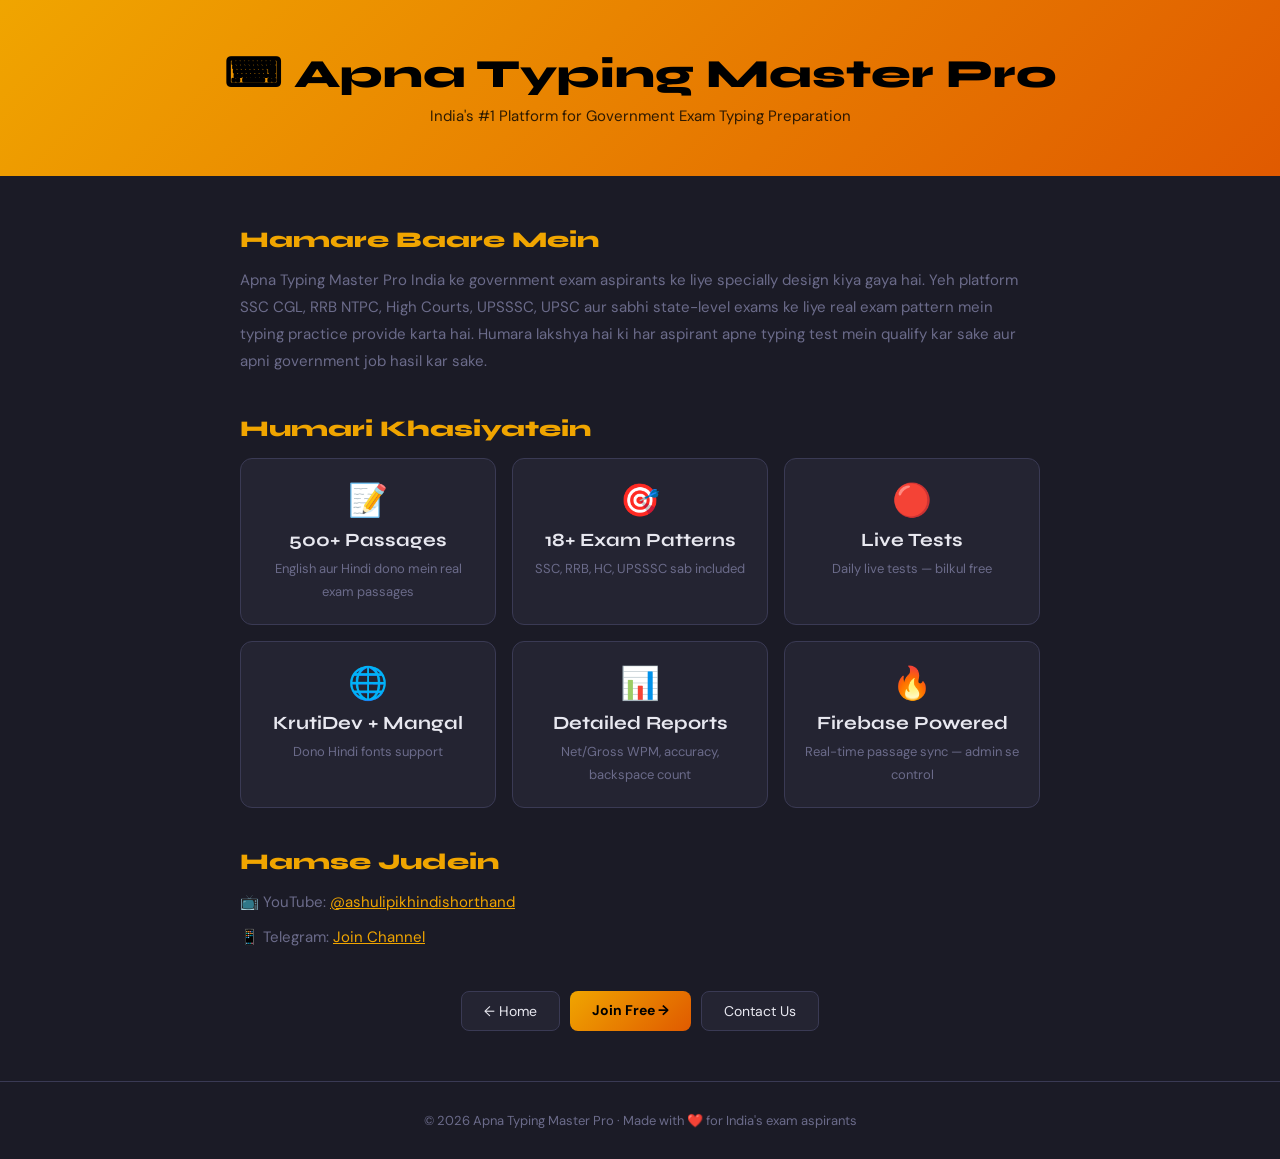
<file: about.html>
<!DOCTYPE html>
<html lang="en">
<head>
<meta charset="UTF-8">
<meta name="viewport" content="width=device-width, initial-scale=1.0">
<title>About — Apna Typing Master Pro</title>
<link href="https://fonts.googleapis.com/css2?family=Syne:wght@400;700;800&family=DM+Sans:wght@300;400;500&display=swap" rel="stylesheet">
<link rel="stylesheet" href="style.css">
<style>
body{background:var(--bg);color:var(--text);font-family:'DM Sans',sans-serif;margin:0;}
.about-header{background:linear-gradient(135deg,var(--accent),var(--accent2));color:#000;padding:50px 40px;text-align:center;}
.about-header h1{font-family:'Syne';font-size:2.5rem;font-weight:800;}
.about-header p{font-size:15px;opacity:.8;margin-top:8px;}
.about-body{max-width:860px;margin:0 auto;padding:50px 30px;}
.about-section{margin-bottom:40px;}
.about-section h2{font-family:'Syne';font-size:1.4rem;font-weight:800;color:var(--accent);margin-bottom:14px;}
.about-section p{color:var(--muted);line-height:1.8;font-size:15px;}
.about-grid{display:grid;grid-template-columns:repeat(auto-fit,minmax(200px,1fr));gap:16px;margin-top:16px;}
.about-card{background:var(--surface);border:1px solid var(--border);border-radius:12px;padding:20px;text-align:center;}
.about-card-icon{font-size:2rem;margin-bottom:8px;}
.about-card h3{font-family:'Syne';font-weight:700;margin-bottom:6px;}
.about-card p{font-size:13px;color:var(--muted);}
.about-footer{text-align:center;padding:30px;border-top:1px solid var(--border);}
.nav-btns{display:flex;gap:10px;justify-content:center;margin-top:20px;}
.nav-btn{padding:10px 22px;border:1px solid var(--border);border-radius:8px;background:var(--surface);color:var(--text);text-decoration:none;font-size:14px;font-family:'DM Sans';}
.nav-btn.primary{background:linear-gradient(135deg,var(--accent),var(--accent2));color:black;border:none;font-weight:700;}
</style>
</head>
<body>
<div class="about-header">
  <h1>⌨ Apna Typing Master Pro</h1>
  <p>India's #1 Platform for Government Exam Typing Preparation</p>
</div>
<div class="about-body">
  <div class="about-section">
    <h2>Hamare Baare Mein</h2>
    <p>Apna Typing Master Pro India ke government exam aspirants ke liye specially design kiya gaya hai. Yeh platform SSC CGL, RRB NTPC, High Courts, UPSSSC, UPSC aur sabhi state-level exams ke liye real exam pattern mein typing practice provide karta hai. Humara lakshya hai ki har aspirant apne typing test mein qualify kar sake aur apni government job hasil kar sake.</p>
  </div>
  <div class="about-section">
    <h2>Humari Khasiyatein</h2>
    <div class="about-grid">
      <div class="about-card"><div class="about-card-icon">📝</div><h3>500+ Passages</h3><p>English aur Hindi dono mein real exam passages</p></div>
      <div class="about-card"><div class="about-card-icon">🎯</div><h3>18+ Exam Patterns</h3><p>SSC, RRB, HC, UPSSSC sab included</p></div>
      <div class="about-card"><div class="about-card-icon">🔴</div><h3>Live Tests</h3><p>Daily live tests — bilkul free</p></div>
      <div class="about-card"><div class="about-card-icon">🌐</div><h3>KrutiDev + Mangal</h3><p>Dono Hindi fonts support</p></div>
      <div class="about-card"><div class="about-card-icon">📊</div><h3>Detailed Reports</h3><p>Net/Gross WPM, accuracy, backspace count</p></div>
      <div class="about-card"><div class="about-card-icon">🔥</div><h3>Firebase Powered</h3><p>Real-time passage sync — admin se control</p></div>
    </div>
  </div>
  <div class="about-section">
    <h2>Hamse Judein</h2>
    <p>📺 YouTube: <a href="https://www.youtube.com/@ashulipikhindishorthand" target="_blank" style="color:var(--accent);">@ashulipikhindishorthand</a></p>
    <p style="margin-top:8px;">📱 Telegram: <a href="https://t.me/apnatypingmasterproandhindisteno" target="_blank" style="color:var(--accent);">Join Channel</a></p>
  </div>
  <div class="nav-btns">
    <a class="nav-btn" href="index.html">← Home</a>
    <a class="nav-btn primary" href="register.html">Join Free →</a>
    <a class="nav-btn" href="contact.html">Contact Us</a>
  </div>
</div>
<div class="about-footer">
  <p style="color:var(--muted);font-size:13px;">© 2026 Apna Typing Master Pro · Made with ❤️ for India's exam aspirants</p>
</div>
<script src="anti-copy.js"></script>
</body>
</html>
</file>
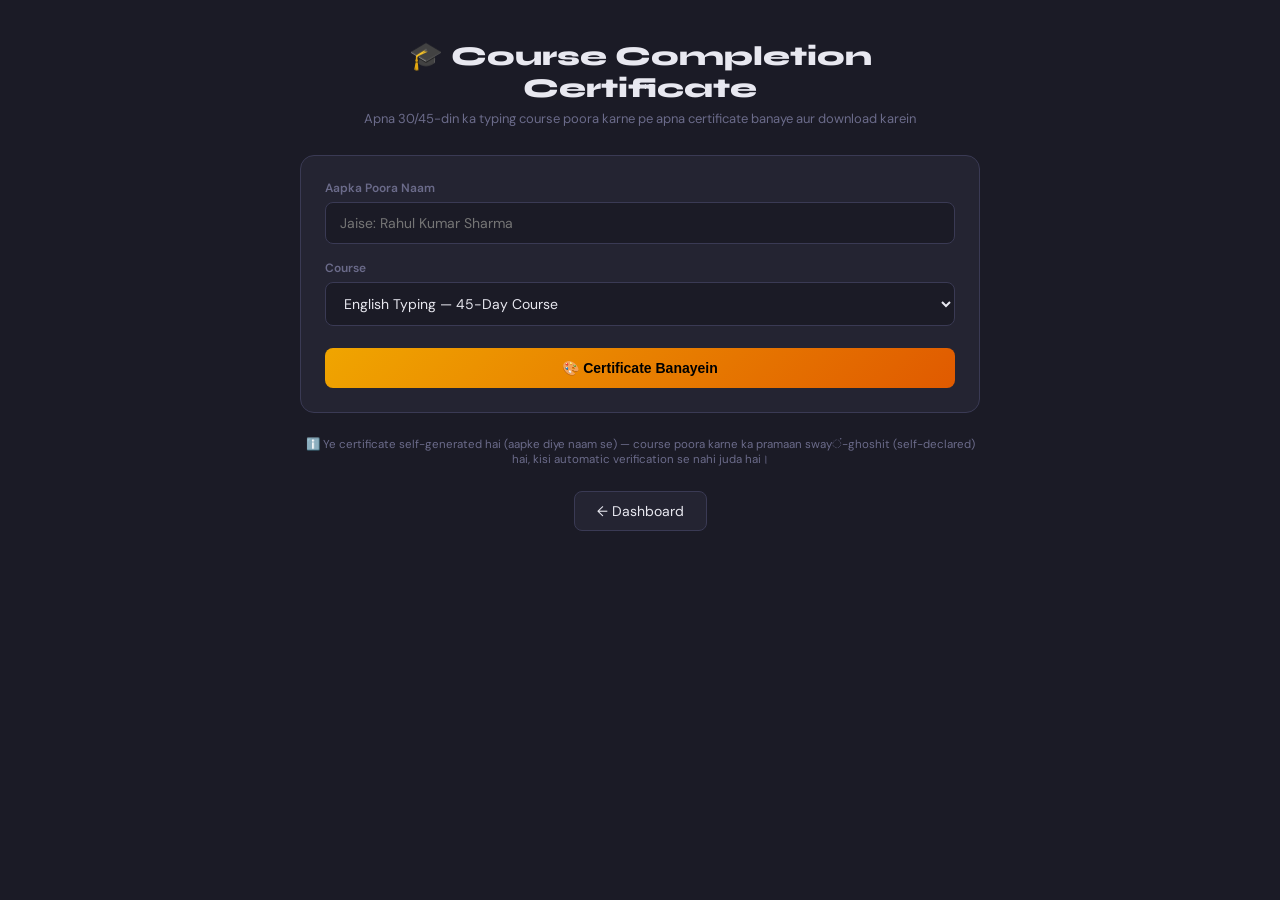
<file: certificate.html>
<!DOCTYPE html>
<html lang="en">
<head>
<meta charset="UTF-8">
<meta name="viewport" content="width=device-width, initial-scale=1.0">
<title>Certificate — Apna Typing Master Pro</title>
<link href="https://fonts.googleapis.com/css2?family=Syne:wght@700;800&family=DM+Sans:wght@400;500;700&display=swap" rel="stylesheet">
<link rel="stylesheet" href="style.css">
<style>
body{background:var(--bg);color:var(--text);font-family:'DM Sans',sans-serif;margin:0;min-height:100vh;}
.cert-wrap{max-width:720px;margin:0 auto;padding:40px 20px 60px;}
.cert-header{text-align:center;margin-bottom:28px;}
.cert-header h1{font-family:'Syne';font-size:1.7rem;font-weight:800;}
.cert-header p{color:var(--muted);font-size:13px;margin-top:6px;}
.cert-form{background:var(--surface);border:1px solid var(--border);border-radius:14px;padding:24px;margin-bottom:24px;}
.cert-field{margin-bottom:16px;}
.cert-field label{display:block;font-size:12px;color:var(--muted);margin-bottom:6px;font-weight:600;}
.cert-field input,.cert-field select{width:100%;padding:11px 14px;background:var(--bg);border:1px solid var(--border);border-radius:8px;color:var(--text);font-family:'DM Sans';font-size:14px;box-sizing:border-box;}
.cert-btn{width:100%;padding:12px;background:linear-gradient(135deg,var(--accent),var(--accent2));color:#000;border:none;border-radius:8px;font-weight:700;font-size:14px;cursor:pointer;margin-top:6px;}
#certCanvas{width:100%;border-radius:10px;box-shadow:0 4px 24px rgba(0,0,0,.35);margin-bottom:18px;display:none;}
.download-btn{display:none;width:100%;padding:12px;background:#27ae60;color:#fff;border:none;border-radius:8px;font-weight:700;font-size:14px;cursor:pointer;text-align:center;text-decoration:none;box-sizing:border-box;}
.note{font-size:11.5px;color:var(--muted);margin-top:14px;text-align:center;}
.nav-btns{display:flex;gap:10px;justify-content:center;margin-top:24px;}
.nav-btn{padding:10px 22px;border:1px solid var(--border);border-radius:8px;background:var(--surface);color:var(--text);text-decoration:none;font-size:14px;}
</style>
</head>
<body>
<div class="cert-wrap">
  <div class="cert-header">
    <h1>🎓 Course Completion Certificate</h1>
    <p>Apna 30/45-din ka typing course poora karne pe apna certificate banaye aur download karein</p>
  </div>

  <div class="cert-form">
    <div class="cert-field">
      <label>Aapka Poora Naam</label>
      <input type="text" id="certName" placeholder="Jaise: Rahul Kumar Sharma">
    </div>
    <div class="cert-field">
      <label>Course</label>
      <select id="certCourse">
        <option value="English Typing — 45-Day Professional Course">English Typing — 45-Day Course</option>
        <option value="Hindi Typing (Mangal/Remington/Inscript) — 45-Day Course">Hindi Typing (Mangal) — 45-Day Course</option>
        <option value="Hindi Typing (KrutiDev) — 45-Day Course">Hindi Typing (KrutiDev) — 45-Day Course</option>
        <option value="Stenography Practice">Stenography Practice</option>
        <option value="Speed Master">Speed Master</option>
      </select>
    </div>
    <button class="cert-btn" onclick="generateCert()">🎨 Certificate Banayein</button>
  </div>

  <canvas id="certCanvas" width="1200" height="850"></canvas>
  <a class="download-btn" id="downloadBtn" download="Apna-Typing-Master-Certificate.png">⬇️ Certificate Download Karein (PNG)</a>
  <div class="note">ℹ️ Ye certificate self-generated hai (aapke diye naam se) — course poora karne ka pramaan swayं-ghoshit (self-declared) hai, kisi automatic verification se nahi juda hai।</div>

  <div class="nav-btns">
    <a class="nav-btn" href="candidate.html">← Dashboard</a>
  </div>
</div>

<script>
function generateCert(){
  const name = document.getElementById('certName').value.trim();
  const course = document.getElementById('certCourse').value;
  if(!name){ alert('Pehle apna naam likhein!'); return; }

  const canvas = document.getElementById('certCanvas');
  const ctx = canvas.getContext('2d');
  const W = canvas.width, H = canvas.height;

  // Background
  const grad = ctx.createLinearGradient(0,0,W,H);
  grad.addColorStop(0,'#fffdf5');
  grad.addColorStop(1,'#fff6e0');
  ctx.fillStyle = grad;
  ctx.fillRect(0,0,W,H);

  // Outer border
  ctx.strokeStyle = '#f0a500';
  ctx.lineWidth = 10;
  ctx.strokeRect(20,20,W-40,H-40);
  ctx.strokeStyle = '#1a1a1a';
  ctx.lineWidth = 2;
  ctx.strokeRect(38,38,W-76,H-76);

  // Header
  ctx.textAlign = 'center';
  ctx.fillStyle = '#f0a500';
  ctx.font = '700 22px Arial';
  ctx.fillText('⌨ APNA TYPING MASTER PRO', W/2, 110);

  ctx.fillStyle = '#1a1a1a';
  ctx.font = '800 46px Georgia';
  ctx.fillText('Certificate of Completion', W/2, 190);

  ctx.font = '16px Arial';
  ctx.fillStyle = '#666';
  ctx.fillText('This is to certify that', W/2, 260);

  // Name
  ctx.font = '700 44px "Segoe Script", Georgia, cursive';
  ctx.fillStyle = '#1a3a6b';
  ctx.fillText(name, W/2, 340);
  ctx.strokeStyle = '#f0a500';
  ctx.lineWidth = 2;
  ctx.beginPath();
  const nameWidth = ctx.measureText(name).width;
  ctx.moveTo(W/2 - nameWidth/2 - 20, 360);
  ctx.lineTo(W/2 + nameWidth/2 + 20, 360);
  ctx.stroke();

  ctx.font = '16px Arial';
  ctx.fillStyle = '#666';
  ctx.fillText('has successfully completed the', W/2, 410);

  ctx.font = '700 26px Georgia';
  ctx.fillStyle = '#1a1a1a';
  wrapText(ctx, course, W/2, 450, W-200, 34);

  ctx.font = '15px Arial';
  ctx.fillStyle = '#888';
  ctx.fillText('on Apna Typing Master Pro — India\'s Typing Practice Platform', W/2, 540);

  // Date + signature area
  const dateStr = new Date().toLocaleDateString('en-IN',{day:'numeric',month:'long',year:'numeric'});
  ctx.textAlign = 'left';
  ctx.font = '15px Arial';
  ctx.fillStyle = '#444';
  ctx.fillText('Date: ' + dateStr, 100, H-100);
  ctx.strokeStyle = '#999';
  ctx.beginPath(); ctx.moveTo(100, H-130); ctx.lineTo(320, H-130); ctx.stroke();

  ctx.textAlign = 'right';
  ctx.font = 'italic 26px Georgia';
  ctx.fillStyle = '#1a3a6b';
  ctx.fillText('Apna Typing Master Pro', W-100, H-115);
  ctx.strokeStyle = '#999';
  ctx.beginPath(); ctx.moveTo(W-320, H-130); ctx.lineTo(W-100, H-130); ctx.stroke();
  ctx.font = '13px Arial';
  ctx.fillStyle = '#888';
  ctx.fillText('Authorized Signature', W-100, H-95);

  canvas.style.display = 'block';
  const link = document.getElementById('downloadBtn');
  link.href = canvas.toDataURL('image/png');
  link.style.display = 'block';
  canvas.scrollIntoView({behavior:'smooth'});
}

function wrapText(ctx, text, x, y, maxWidth, lineHeight){
  const words = text.split(' ');
  let line = '', lines = [];
  for(let n=0;n<words.length;n++){
    const testLine = line + words[n] + ' ';
    if(ctx.measureText(testLine).width > maxWidth && n > 0){
      lines.push(line);
      line = words[n] + ' ';
    } else {
      line = testLine;
    }
  }
  lines.push(line);
  const startY = y - ((lines.length-1) * lineHeight)/2;
  lines.forEach((l,i)=> ctx.fillText(l.trim(), x, startY + i*lineHeight));
}
</script>
<script src="anti-copy.js"></script>
</body>
</html>
</file>
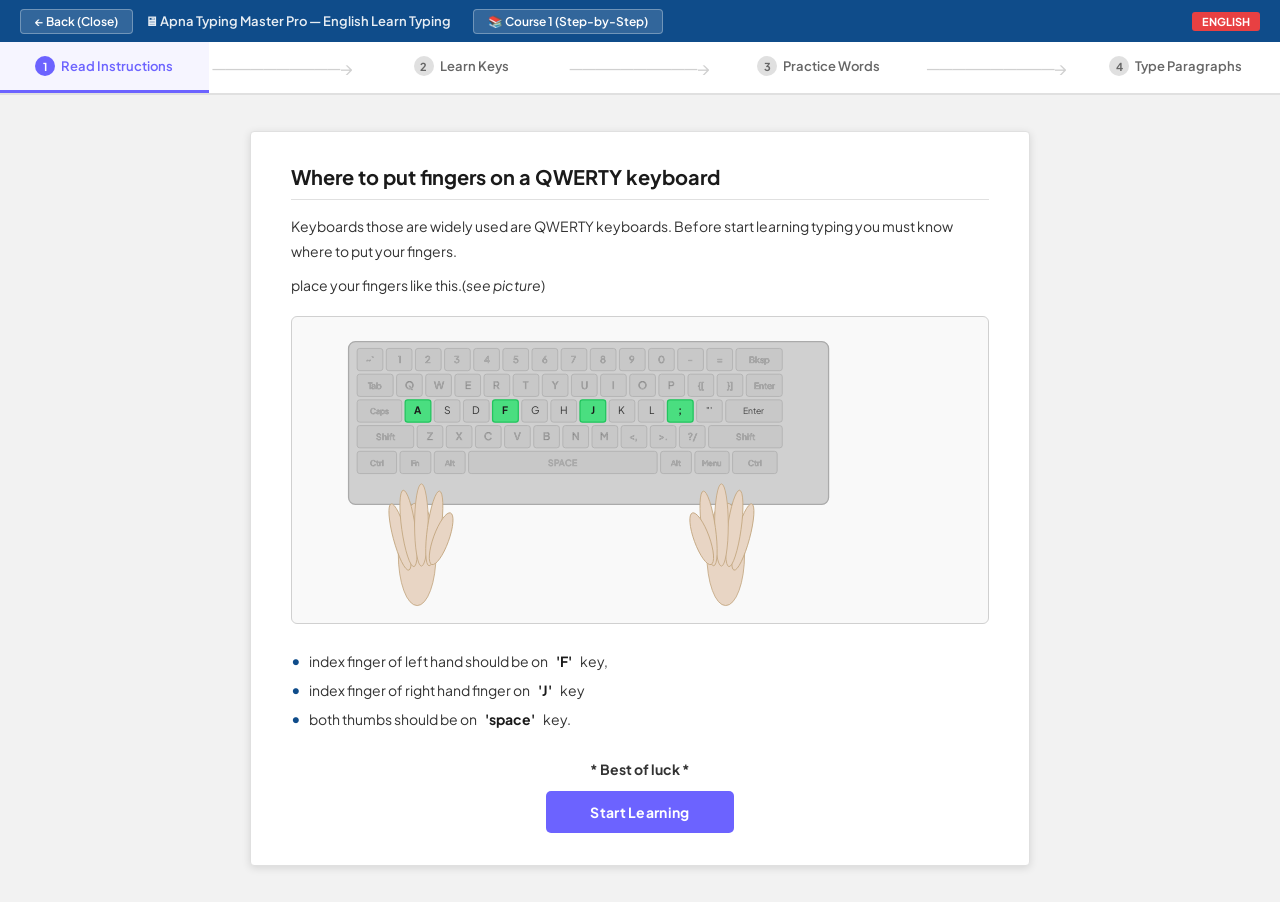
<file: learn-typing-en-v2.html>
<!DOCTYPE html>
<html lang="en">
<head>
<meta charset="UTF-8">
<meta name="viewport" content="width=device-width, initial-scale=1.0">
<title>Learn English Typing — Apna Typing Master Pro</title>
<link href="https://fonts.googleapis.com/css2?family=DM+Mono:wght@400;500&family=Plus+Jakarta+Sans:wght@400;500;600;700;800&display=swap" rel="stylesheet">
<style>
/* ═══════════════════════════════════════
   SONY-STYLE DESIGN SYSTEM
═══════════════════════════════════════ */
:root {
  --bg: #f2f2f2;
  --white: #ffffff;
  --surface: #fafafa;
  --border: #e0e0e0;
  --border2: #d0d0d0;
  --text: #1a1a1a;
  --muted: #666;
  --muted2: #999;
  --primary: #0f4c8a;
  --primary-light: #1a65b0;
  --accent: #e84042;
  --step-active: #6c63ff;
  --step-done: #28a745;
  --green: #28a745;
  --shadow: 0 2px 8px rgba(0,0,0,0.12);
  --shadow-lg: 0 8px 32px rgba(0,0,0,0.15);

  /* Keyboard finger colors — exact match to screenshots */
  --k-modifier: #f0956d;   /* orange: Shift, Ctrl, Tab, etc. */
  --k-pinky-l:  #f78fb3;   /* pink: Q,A,Z,1,2 */
  --k-ring-l:   #f78fb3;   /* pink: W,S,X,3 */
  --k-mid-l:    #adf5c8;   /* mint: E,D,C,4 */
  --k-idx-l:    #fce38a;   /* yellow: R,F,V,T,G,B,5,6 */
  --k-idx-r:    #7fd6e0;   /* teal: Y,H,N,U,J,M,7 */
  --k-mid-r:    #adf5c8;   /* mint: I,K,,,8 */
  --k-ring-r:   #f78fb3;   /* pink: O,L,.,9 */
  --k-pinky-r:  #f0956d;   /* orange: P,;,/,0 */
  --k-num:      #f0956d;   /* number row */
  --k-space:    #e8e8e8;
  --k-special:  #f0956d;
  --k-highlight: #3a3a3a;
  --k-active:   #1a1a1a;
}

* { margin: 0; padding: 0; box-sizing: border-box; }
html, body { height: 100%; }
body {
  font-family: 'Plus Jakarta Sans', sans-serif;
  background: var(--bg);
  color: var(--text);
  display: flex;
  flex-direction: column;
  min-height: 100vh;
}

/* ═══════════════════════════════════════
   TOP BAR (site header)
═══════════════════════════════════════ */
.site-bar {
  background: var(--primary);
  color: #fff;
  padding: 0 20px;
  height: 42px;
  display: flex;
  align-items: center;
  gap: 12px;
  flex-shrink: 0;
}
.site-bar .logo { font-weight: 800; font-size: 14px; letter-spacing: -0.3px; }
.site-bar .back-btn {
  background: rgba(255,255,255,0.15);
  border: 1px solid rgba(255,255,255,0.3);
  color: #fff;
  padding: 4px 14px;
  border-radius: 4px;
  font-size: 12px;
  font-weight: 600;
  cursor: pointer;
  font-family: inherit;
  transition: background 0.15s;
}
.site-bar .back-btn:hover { background: rgba(255,255,255,0.28); }
.site-bar .site-title {
  font-size: 13px;
  font-weight: 600;
  opacity: 0.9;
}
.site-bar .badge {
  margin-left: auto;
  background: #e84042;
  color: #fff;
  padding: 3px 10px;
  border-radius: 3px;
  font-size: 11px;
  font-weight: 700;
}

/* ═══════════════════════════════════════
   STEP NAVIGATION
═══════════════════════════════════════ */
.step-nav {
  background: var(--white);
  border-bottom: 2px solid var(--border);
  display: flex;
  align-items: stretch;
  flex-shrink: 0;
  overflow: hidden;
}
.step-tab {
  flex: 1;
  padding: 14px 10px;
  text-align: center;
  font-size: 13px;
  font-weight: 600;
  color: var(--muted);
  cursor: pointer;
  border-bottom: 3px solid transparent;
  transition: all 0.2s;
  white-space: nowrap;
  display: flex;
  align-items: center;
  justify-content: center;
  gap: 6px;
  position: relative;
}
.step-tab .step-num {
  width: 20px;
  height: 20px;
  border-radius: 50%;
  background: var(--border);
  color: var(--muted);
  font-size: 11px;
  font-weight: 700;
  display: flex;
  align-items: center;
  justify-content: center;
  flex-shrink: 0;
  transition: all 0.2s;
}
.step-tab:hover { background: #f8f8f8; color: var(--text); }
.step-tab.active {
  color: var(--step-active);
  border-bottom-color: var(--step-active);
  background: #f6f5ff;
}
.step-tab.active .step-num { background: var(--step-active); color: #fff; }
.step-tab.done { color: var(--step-done); }
.step-tab.done .step-num { background: var(--step-done); color: #fff; }
.step-separator {
  display: flex;
  align-items: center;
  color: var(--border2);
  font-size: 18px;
  padding: 0 4px;
  pointer-events: none;
}

/* ═══════════════════════════════════════
   STEP PANELS
═══════════════════════════════════════ */
.step-panel { display: none; flex: 1; }
.step-panel.active { display: flex; flex-direction: column; flex: 1; }

/* ═══════════════════════════════════════
   STEP 1: READ INSTRUCTIONS
═══════════════════════════════════════ */
.instructions-page {
  max-width: 820px;
  margin: 36px auto;
  width: 100%;
  padding: 0 20px;
}
.instr-card {
  background: var(--white);
  border: 1px solid var(--border);
  border-radius: 4px;
  padding: 32px 40px;
  box-shadow: var(--shadow);
}
.instr-card h2 {
  font-size: 20px;
  font-weight: 700;
  margin-bottom: 14px;
  color: var(--text);
  border-bottom: 1px solid var(--border);
  padding-bottom: 10px;
}
.instr-card p {
  font-size: 14px;
  line-height: 1.75;
  color: #333;
  margin-bottom: 10px;
}

/* Hand position keyboard diagram */
.kb-diagram {
  margin: 18px 0 22px;
  border: 1px solid var(--border2);
  border-radius: 6px;
  overflow: hidden;
  background: #f9f9f9;
  padding: 16px;
}

.kb-diagram svg { display: block; width: 100%; height: auto; }

.instr-bullets {
  list-style: none;
  margin: 16px 0 24px;
}
.instr-bullets li {
  font-size: 14px;
  padding: 5px 0;
  display: flex;
  align-items: baseline;
  gap: 8px;
  color: #333;
}
.instr-bullets li::before { content: "•"; color: var(--primary); font-size: 18px; line-height: 1; }
.instr-bullets strong { color: var(--text); }
.instr-luck {
  text-align: center;
  font-weight: 700;
  font-size: 15px;
  color: var(--muted);
  margin: 10px 0 24px;
}
.start-btn {
  display: block;
  margin: 0 auto;
  background: var(--step-active);
  color: #fff;
  border: none;
  padding: 12px 44px;
  border-radius: 5px;
  font-size: 14px;
  font-weight: 700;
  font-family: inherit;
  cursor: pointer;
  transition: all 0.2s;
  letter-spacing: 0.3px;
}
.start-btn:hover { background: #5855db; transform: translateY(-1px); box-shadow: 0 4px 16px rgba(108,99,255,0.35); }

/* ═══════════════════════════════════════
   STEP 2/3/4: TYPING EXERCISE LAYOUT
═══════════════════════════════════════ */
.exercise-layout {
  display: flex;
  flex: 1;
  background: var(--bg);
  overflow: hidden;
}

/* Left options panel */
.left-panel {
  width: 160px;
  flex-shrink: 0;
  background: var(--bg);
  padding: 16px 12px;
  border-right: 1px solid var(--border);
}
.panel-label {
  font-size: 11px;
  font-weight: 700;
  color: var(--muted);
  text-transform: uppercase;
  letter-spacing: 0.8px;
  margin-bottom: 10px;
}
.font-select {
  width: 100%;
  padding: 6px 8px;
  border: 1px solid var(--border2);
  border-radius: 4px;
  font-size: 12px;
  background: var(--white);
  font-family: inherit;
  color: var(--text);
  margin-bottom: 10px;
}
.check-label {
  display: flex;
  align-items: center;
  gap: 7px;
  font-size: 12px;
  color: var(--text);
  cursor: pointer;
  margin-bottom: 6px;
  user-select: none;
}
.check-label input[type=checkbox] { cursor: pointer; accent-color: var(--primary); }

/* Left hand illustration */
.hand-left, .hand-right {
  display: flex;
  align-items: flex-start;
  justify-content: center;
  padding-top: 60px;
  width: 100px;
  flex-shrink: 0;
}

/* Center main area */
.center-area {
  flex: 1;
  display: flex;
  flex-direction: column;
  overflow: hidden;
  padding: 0;
}

/* Text display (top, shows what to type) */
.text-display {
  background: var(--white);
  border: 1px solid var(--border2);
  border-bottom: none;
  padding: 20px 24px;
  font-family: 'DM Mono', 'Courier New', monospace;
  font-size: 30px;
  line-height: 1.55;
  color: #444;
  min-height: 190px;
  max-height: 210px;
  overflow: hidden;
  letter-spacing: 1px;
  word-break: break-all;
  white-space: pre-wrap;
}
.text-display.bold-mode { font-weight: 700; }

.ch-correct { color: #27ae60; }
.ch-wrong   { background: #fee; color: #c0392b; border-radius: 2px; }
.ch-cursor  { background: #1a1a1a; color: #fff; border-radius: 2px; }

/* Exercise controls bar */
.ex-controls {
  background: #e0dfff;
  border: 1px solid var(--border2);
  border-bottom: none;
  padding: 7px 16px;
  display: flex;
  align-items: center;
  gap: 10px;
}
.ex-select {
  border: 1px solid #aaa;
  border-radius: 3px;
  padding: 4px 8px;
  font-size: 12px;
  font-family: inherit;
  background: var(--white);
  color: var(--text);
  cursor: pointer;
}
.ex-next-btn {
  background: #6c63ff;
  color: #fff;
  border: none;
  border-radius: 3px;
  padding: 4px 10px;
  font-size: 12px;
  font-weight: 700;
  cursor: pointer;
  font-family: inherit;
}
.ex-next-btn:hover { background: #5855db; }
.font-size-ctrl {
  margin-left: auto;
  display: flex;
  align-items: center;
  gap: 6px;
}
.fs-btn {
  background: var(--white);
  border: 1px solid #aaa;
  border-radius: 3px;
  padding: 3px 8px;
  font-size: 12px;
  font-weight: 700;
  cursor: pointer;
  font-family: inherit;
  color: var(--text);
}
.fs-val {
  font-size: 12px;
  font-weight: 700;
  min-width: 24px;
  text-align: center;
  color: var(--text);
}

/* Input box */
.input-area {
  background: var(--white);
  border: 1px solid var(--border2);
  min-height: 110px;
  display: flex;
  align-items: stretch;
}
#typeInput {
  flex: 1;
  border: none;
  outline: none;
  padding: 16px 20px;
  font-family: 'DM Mono', 'Courier New', monospace;
  font-size: 16px;
  color: var(--text);
  resize: none;
  background: transparent;
  caret-color: var(--primary);
}

/* ═══════════════════════════════════════
   MAIN CONTENT (between hands)
═══════════════════════════════════════ */
.keyboard-zone {
  flex: 1;
  display: flex;
  flex-direction: column;
  overflow: hidden;
}

/* ═══════════════════════════════════════
   KEYBOARD
═══════════════════════════════════════ */
.keyboard-container {
  background: #a09fff;
  padding: 14px 16px 20px;
  display: flex;
  flex-direction: column;
  gap: 5px;
}
.kb-row {
  display: flex;
  gap: 4px;
  justify-content: center;
}
.key {
  height: 44px;
  min-width: 44px;
  border-radius: 5px;
  display: flex;
  flex-direction: column;
  align-items: center;
  justify-content: center;
  font-family: 'Plus Jakarta Sans', sans-serif;
  font-size: 13px;
  font-weight: 600;
  color: #2a2a2a;
  cursor: default;
  user-select: none;
  border: none;
  position: relative;
  transition: filter 0.1s;
  line-height: 1.2;
  padding: 0 4px;
  text-align: center;
}
.key .key-shift { font-size: 10px; color: #555; line-height: 1; margin-bottom: 1px; }

/* Finger zone colors */
.k-mod    { background: var(--k-modifier); }
.k-pl     { background: var(--k-pinky-l); }
.k-rl     { background: var(--k-ring-l); }
.k-ml     { background: var(--k-mid-l); }
.k-il     { background: var(--k-idx-l); }
.k-ir     { background: var(--k-idx-r); }
.k-mr     { background: var(--k-mid-r); }
.k-rr     { background: var(--k-ring-r); }
.k-pr     { background: var(--k-pinky-r); }
.k-num    { background: var(--k-num); }
.k-sp     { background: var(--k-space); }

/* Key width modifiers */
.key.w-tab      { min-width: 70px; font-size: 11px; color: #444; }
.key.w-caps     { min-width: 80px; font-size: 11px; color: #444; }
.key.w-enter    { min-width: 90px; font-size: 11px; color: #444; }
.key.w-shiftl   { min-width: 100px; font-size: 11px; color: #444; }
.key.w-shiftr   { min-width: 100px; font-size: 11px; color: #444; }
.key.w-ctrl     { min-width: 60px; font-size: 11px; color: #444; }
.key.w-alt      { min-width: 60px; font-size: 11px; color: #444; }
.key.w-space    { min-width: 260px; background: var(--k-space); }
.key.w-bs       { min-width: 90px; font-size: 11px; color: #444; }
.key.w-backsl   { min-width: 60px; font-size: 11px; }

/* Highlighted (next key to type) */
.key.key-highlight {
  filter: brightness(0.55) saturate(1.5);
  color: #fff;
  transform: scale(1.08);
  z-index: 2;
}
/* Currently active key (just pressed) */
.key.key-active {
  background: var(--k-active) !important;
  color: #fff !important;
  transform: scale(0.94);
}

/* ═══════════════════════════════════════
   RIGHT SETTINGS PANEL
═══════════════════════════════════════ */
.right-panel {
  width: 175px;
  flex-shrink: 0;
  background: var(--bg);
  padding: 16px 14px;
  border-left: 1px solid var(--border);
}
.settings-group {
  margin-bottom: 18px;
}
.settings-group-title {
  font-size: 12px;
  font-weight: 700;
  color: var(--text);
  margin-bottom: 10px;
}
.settings-sub {
  font-size: 11px;
  font-weight: 700;
  color: var(--muted);
  text-transform: uppercase;
  letter-spacing: 0.6px;
  margin-bottom: 7px;
}
.radio-label {
  display: flex;
  align-items: center;
  gap: 7px;
  font-size: 12px;
  color: var(--text);
  cursor: pointer;
  margin-bottom: 6px;
  user-select: none;
}
.radio-label input { cursor: pointer; accent-color: var(--primary); }

/* Stats row */
.stats-row {
  display: flex;
  gap: 0;
  border: 1px solid var(--border2);
  border-radius: 4px;
  overflow: hidden;
  margin-bottom: 14px;
  background: var(--white);
}
.stat-box {
  flex: 1;
  padding: 10px 4px;
  text-align: center;
  border-right: 1px solid var(--border);
}
.stat-box:last-child { border-right: none; }
.stat-box .sv { font-size: 20px; font-weight: 800; color: var(--primary); display: block; }
.stat-box .sl { font-size: 9px; color: var(--muted); text-transform: uppercase; letter-spacing: 0.5px; }

/* ═══════════════════════════════════════
   HAND SVG ILLUSTRATIONS
═══════════════════════════════════════ */
.hand-illus { position: relative; }
.hand-illus svg { width: 80px; height: 120px; }
.active-dot {
  position: absolute;
  width: 12px;
  height: 12px;
  background: #28a745;
  border-radius: 50%;
  border: 2px solid #fff;
  box-shadow: 0 0 4px rgba(0,0,0,0.3);
}
.left-dot  { top: 10px; left: 38px; }
.right-dot { top: 10px; left: 28px; }

/* ═══════════════════════════════════════
   COMPLETION TOAST
═══════════════════════════════════════ */
.toast {
  display: none;
  position: fixed;
  top: 80px;
  left: 50%;
  transform: translateX(-50%);
  background: #1a1a1a;
  color: #fff;
  padding: 14px 28px;
  border-radius: 8px;
  font-size: 14px;
  font-weight: 700;
  z-index: 999;
  box-shadow: 0 8px 28px rgba(0,0,0,0.35);
  animation: slideDown 0.3s ease;
  white-space: nowrap;
}
.toast.show { display: block; }
@keyframes slideDown {
  from { top: 60px; opacity: 0; }
  to   { top: 80px; opacity: 1; }
}

/* ═══════════════════════════════════════
   RESULT POPUP (shown right after finishing
   each exercise, in every step)
═══════════════════════════════════════ */
.result-overlay {
  display: none;
  position: fixed;
  inset: 0;
  background: rgba(20,20,25,0.55);
  z-index: 1000;
  align-items: center;
  justify-content: center;
  padding: 20px;
}
.result-overlay.show { display: flex; }
.result-card {
  background: var(--white);
  border-radius: 10px;
  width: 100%;
  max-width: 380px;
  padding: 26px 28px 22px;
  box-shadow: var(--shadow-lg);
  animation: resultPop 0.22s ease;
  text-align: center;
}
@keyframes resultPop {
  from { transform: scale(0.92); opacity: 0; }
  to   { transform: scale(1);    opacity: 1; }
}
.result-check {
  width: 52px; height: 52px;
  border-radius: 50%;
  background: #e8f9ee;
  color: var(--step-done);
  font-size: 28px;
  display: flex; align-items: center; justify-content: center;
  margin: 0 auto 12px;
}
.result-card h3 {
  font-size: 17px;
  font-weight: 800;
  color: var(--text);
  margin-bottom: 3px;
}
.result-card .result-ex-name {
  font-size: 12px;
  color: var(--muted);
  margin-bottom: 18px;
}
.result-stats-grid {
  display: grid;
  grid-template-columns: 1fr 1fr;
  gap: 10px;
  margin-bottom: 20px;
}
.result-stat {
  background: var(--surface);
  border: 1px solid var(--border);
  border-radius: 6px;
  padding: 12px 6px;
}
.result-stat .rv { display: block; font-size: 22px; font-weight: 800; color: var(--primary); }
.result-stat .rl { font-size: 10px; color: var(--muted); text-transform: uppercase; letter-spacing: 0.5px; }
.result-actions {
  display: flex;
  justify-content: flex-end;
  gap: 10px;
}
.result-close-btn {
  background: var(--white);
  border: 1px solid var(--border2);
  color: var(--muted);
  padding: 10px 16px;
  border-radius: 6px;
  font-size: 13px;
  font-weight: 700;
  font-family: inherit;
  cursor: pointer;
}
.result-close-btn:hover { background: #f5f5f5; }
.result-next-btn {
  background: var(--step-active);
  border: none;
  color: #fff;
  padding: 10px 20px;
  border-radius: 6px;
  font-size: 13px;
  font-weight: 700;
  font-family: inherit;
  cursor: pointer;
  transition: background 0.15s;
}
.result-next-btn:hover { background: #5855db; }

/* ═══════════════════════════════════════
   SCROLLBAR
═══════════════════════════════════════ */
::-webkit-scrollbar { width: 5px; height: 5px; }
::-webkit-scrollbar-track { background: transparent; }
::-webkit-scrollbar-thumb { background: #ccc; border-radius: 3px; }
</style>
</head>
<body>

<!-- SITE BAR -->
<div class="site-bar">
  <button class="back-btn" onclick="window.close()">← Back (Close)</button>
  <span class="site-title">🖥 Apna Typing Master Pro — English Learn Typing</span>
  <button class="back-btn" style="margin-left:10px;" onclick="if(window.opener && !window.opener.closed){window.opener.openProfessionalTutor();}else{alert('Parent tab band ho gaya — dashboard se dobara try karein.');}">📚 Course 1 (Step-by-Step)</button>
  <span class="badge">ENGLISH</span>
</div>

<!-- STEP NAVIGATION -->
<div class="step-nav">
  <div class="step-tab active" id="stab1" onclick="goStep(1)">
    <div class="step-num">1</div> Read Instructions
  </div>
  <div class="step-separator">──────────→</div>
  <div class="step-tab" id="stab2" onclick="goStep(2)">
    <div class="step-num">2</div> Learn Keys
  </div>
  <div class="step-separator">──────────→</div>
  <div class="step-tab" id="stab3" onclick="goStep(3)">
    <div class="step-num">3</div> Practice Words
  </div>
  <div class="step-separator">──────────→</div>
  <div class="step-tab" id="stab4" onclick="goStep(4)">
    <div class="step-num">4</div> Type Paragraphs
  </div>
</div>

<!-- ═══════════════════════════════════════
     STEP 1: READ INSTRUCTIONS
═══════════════════════════════════════ -->
<div class="step-panel active" id="spanel1">
  <div class="instructions-page">
    <div class="instr-card">
      <h2>Where to put fingers on a QWERTY keyboard</h2>
      <p>Keyboards those are widely used are QWERTY keyboards. Before start learning typing you must know where to put your fingers.</p>
      <p>place your fingers like this.(<em>see picture</em>)</p>

      <!-- Keyboard + Hands SVG Diagram -->
      <div class="kb-diagram">
        <svg viewBox="0 0 700 320" xmlns="http://www.w3.org/2000/svg" style="max-width:600px;display:block;margin:0 auto;">
          <!-- Keyboard body -->
          <rect x="10" y="10" width="560" height="190" rx="8" fill="#d0d0d0" stroke="#aaa" stroke-width="1.5"/>
          
          <!-- Number row -->
          <g fill="#c8c8c8" stroke="#aaa" stroke-width="0.8">
            <rect x="20" y="18" width="30" height="26" rx="3"/>
            <text x="35" y="35" text-anchor="middle" font-size="10" fill="#444">~`</text>
            <rect x="54" y="18" width="30" height="26" rx="3"/><text x="69" y="35" text-anchor="middle" font-size="11" fill="#444">1</text>
            <rect x="88" y="18" width="30" height="26" rx="3"/><text x="103" y="35" text-anchor="middle" font-size="11" fill="#444">2</text>
            <rect x="122" y="18" width="30" height="26" rx="3"/><text x="137" y="35" text-anchor="middle" font-size="11" fill="#444">3</text>
            <rect x="156" y="18" width="30" height="26" rx="3"/><text x="171" y="35" text-anchor="middle" font-size="11" fill="#444">4</text>
            <rect x="190" y="18" width="30" height="26" rx="3"/><text x="205" y="35" text-anchor="middle" font-size="11" fill="#444">5</text>
            <rect x="224" y="18" width="30" height="26" rx="3"/><text x="239" y="35" text-anchor="middle" font-size="11" fill="#444">6</text>
            <rect x="258" y="18" width="30" height="26" rx="3"/><text x="273" y="35" text-anchor="middle" font-size="11" fill="#444">7</text>
            <rect x="292" y="18" width="30" height="26" rx="3"/><text x="307" y="35" text-anchor="middle" font-size="11" fill="#444">8</text>
            <rect x="326" y="18" width="30" height="26" rx="3"/><text x="341" y="35" text-anchor="middle" font-size="11" fill="#444">9</text>
            <rect x="360" y="18" width="30" height="26" rx="3"/><text x="375" y="35" text-anchor="middle" font-size="11" fill="#444">0</text>
            <rect x="394" y="18" width="30" height="26" rx="3"/><text x="409" y="35" text-anchor="middle" font-size="11" fill="#444">-</text>
            <rect x="428" y="18" width="30" height="26" rx="3"/><text x="443" y="35" text-anchor="middle" font-size="11" fill="#444">=</text>
            <rect x="462" y="18" width="54" height="26" rx="3"/><text x="489" y="35" text-anchor="middle" font-size="10" fill="#444">Bksp</text>
          </g>

          <!-- QWERTY row -->
          <g fill="#c8c8c8" stroke="#aaa" stroke-width="0.8">
            <rect x="20" y="48" width="42" height="26" rx="3"/><text x="41" y="65" text-anchor="middle" font-size="10" fill="#444">Tab</text>
            <rect x="66" y="48" width="30" height="26" rx="3"/><text x="81" y="65" text-anchor="middle" font-size="12" fill="#333">Q</text>
            <rect x="100" y="48" width="30" height="26" rx="3"/><text x="115" y="65" text-anchor="middle" font-size="12" fill="#333">W</text>
            <rect x="134" y="48" width="30" height="26" rx="3"/><text x="149" y="65" text-anchor="middle" font-size="12" fill="#333">E</text>
            <rect x="168" y="48" width="30" height="26" rx="3"/><text x="183" y="65" text-anchor="middle" font-size="12" fill="#333">R</text>
            <rect x="202" y="48" width="30" height="26" rx="3"/><text x="217" y="65" text-anchor="middle" font-size="12" fill="#333">T</text>
            <rect x="236" y="48" width="30" height="26" rx="3"/><text x="251" y="65" text-anchor="middle" font-size="12" fill="#333">Y</text>
            <rect x="270" y="48" width="30" height="26" rx="3"/><text x="285" y="65" text-anchor="middle" font-size="12" fill="#333">U</text>
            <rect x="304" y="48" width="30" height="26" rx="3"/><text x="319" y="65" text-anchor="middle" font-size="12" fill="#333">I</text>
            <rect x="338" y="48" width="30" height="26" rx="3"/><text x="353" y="65" text-anchor="middle" font-size="12" fill="#333">O</text>
            <rect x="372" y="48" width="30" height="26" rx="3"/><text x="387" y="65" text-anchor="middle" font-size="12" fill="#333">P</text>
            <rect x="406" y="48" width="30" height="26" rx="3"/><text x="421" y="65" text-anchor="middle" font-size="11" fill="#444">{[</text>
            <rect x="440" y="48" width="30" height="26" rx="3"/><text x="455" y="65" text-anchor="middle" font-size="11" fill="#444">}]</text>
            <rect x="474" y="48" width="42" height="26" rx="3"/><text x="495" y="65" text-anchor="middle" font-size="10" fill="#444">Enter</text>
          </g>

          <!-- HOME ROW — A S D F highlighted green, J K L ; highlighted green -->
          <g fill="#c8c8c8" stroke="#aaa" stroke-width="0.8">
            <rect x="20" y="78" width="52" height="26" rx="3"/><text x="46" y="95" text-anchor="middle" font-size="9" fill="#444">Caps</text>
          </g>
          <!-- Home row keys A-; with green highlight on home keys -->
          <g>
            <rect x="76" y="78" width="30" height="26" rx="3" fill="#4ade80" stroke="#22c55e" stroke-width="1.5"/>
            <text x="91" y="95" text-anchor="middle" font-size="12" font-weight="700" fill="#1a1a1a">A</text>
            <rect x="110" y="78" width="30" height="26" rx="3" fill="#c8c8c8" stroke="#aaa" stroke-width="0.8"/>
            <text x="125" y="95" text-anchor="middle" font-size="12" fill="#333">S</text>
            <rect x="144" y="78" width="30" height="26" rx="3" fill="#c8c8c8" stroke="#aaa" stroke-width="0.8"/>
            <text x="159" y="95" text-anchor="middle" font-size="12" fill="#333">D</text>
            <rect x="178" y="78" width="30" height="26" rx="3" fill="#4ade80" stroke="#22c55e" stroke-width="1.5"/>
            <text x="193" y="95" text-anchor="middle" font-size="12" font-weight="700" fill="#1a1a1a">F</text>
            <rect x="212" y="78" width="30" height="26" rx="3" fill="#c8c8c8" stroke="#aaa" stroke-width="0.8"/>
            <text x="227" y="95" text-anchor="middle" font-size="12" fill="#333">G</text>
            <rect x="246" y="78" width="30" height="26" rx="3" fill="#c8c8c8" stroke="#aaa" stroke-width="0.8"/>
            <text x="261" y="95" text-anchor="middle" font-size="12" fill="#333">H</text>
            <rect x="280" y="78" width="30" height="26" rx="3" fill="#4ade80" stroke="#22c55e" stroke-width="1.5"/>
            <text x="295" y="95" text-anchor="middle" font-size="12" font-weight="700" fill="#1a1a1a">J</text>
            <rect x="314" y="78" width="30" height="26" rx="3" fill="#c8c8c8" stroke="#aaa" stroke-width="0.8"/>
            <text x="329" y="95" text-anchor="middle" font-size="12" fill="#333">K</text>
            <rect x="348" y="78" width="30" height="26" rx="3" fill="#c8c8c8" stroke="#aaa" stroke-width="0.8"/>
            <text x="363" y="95" text-anchor="middle" font-size="12" fill="#333">L</text>
            <rect x="382" y="78" width="30" height="26" rx="3" fill="#4ade80" stroke="#22c55e" stroke-width="1.5"/>
            <text x="397" y="95" text-anchor="middle" font-size="12" font-weight="700" fill="#1a1a1a">;</text>
            <rect x="416" y="78" width="30" height="26" rx="3" fill="#c8c8c8" stroke="#aaa" stroke-width="0.8"/>
            <text x="431" y="95" text-anchor="middle" font-size="11" fill="#444">"'</text>
            <rect x="450" y="78" width="66" height="26" rx="3" fill="#c8c8c8" stroke="#aaa" stroke-width="0.8"/>
            <text x="483" y="95" text-anchor="middle" font-size="10" fill="#444">Enter</text>
          </g>

          <!-- Bottom rows -->
          <g fill="#c8c8c8" stroke="#aaa" stroke-width="0.8">
            <rect x="20" y="108" width="66" height="26" rx="3"/><text x="53" y="125" text-anchor="middle" font-size="10" fill="#444">Shift</text>
            <rect x="90" y="108" width="30" height="26" rx="3"/><text x="105" y="125" text-anchor="middle" font-size="12" fill="#333">Z</text>
            <rect x="124" y="108" width="30" height="26" rx="3"/><text x="139" y="125" text-anchor="middle" font-size="12" fill="#333">X</text>
            <rect x="158" y="108" width="30" height="26" rx="3"/><text x="173" y="125" text-anchor="middle" font-size="12" fill="#333">C</text>
            <rect x="192" y="108" width="30" height="26" rx="3"/><text x="207" y="125" text-anchor="middle" font-size="12" fill="#333">V</text>
            <rect x="226" y="108" width="30" height="26" rx="3"/><text x="241" y="125" text-anchor="middle" font-size="12" fill="#333">B</text>
            <rect x="260" y="108" width="30" height="26" rx="3"/><text x="275" y="125" text-anchor="middle" font-size="12" fill="#333">N</text>
            <rect x="294" y="108" width="30" height="26" rx="3"/><text x="309" y="125" text-anchor="middle" font-size="12" fill="#333">M</text>
            <rect x="328" y="108" width="30" height="26" rx="3"/><text x="343" y="125" text-anchor="middle" font-size="11" fill="#444">&lt;,</text>
            <rect x="362" y="108" width="30" height="26" rx="3"/><text x="377" y="125" text-anchor="middle" font-size="11" fill="#444">&gt;.</text>
            <rect x="396" y="108" width="30" height="26" rx="3"/><text x="411" y="125" text-anchor="middle" font-size="11" fill="#444">?/</text>
            <rect x="430" y="108" width="86" height="26" rx="3"/><text x="473" y="125" text-anchor="middle" font-size="10" fill="#444">Shift</text>
          </g>

          <!-- Space bar row -->
          <g fill="#c8c8c8" stroke="#aaa" stroke-width="0.8">
            <rect x="20" y="138" width="46" height="26" rx="3"/><text x="43" y="155" text-anchor="middle" font-size="9" fill="#444">Ctrl</text>
            <rect x="70" y="138" width="36" height="26" rx="3"/><text x="88" y="155" text-anchor="middle" font-size="9" fill="#444">Fn</text>
            <rect x="110" y="138" width="36" height="26" rx="3"/><text x="128" y="155" text-anchor="middle" font-size="9" fill="#444">Alt</text>
            <rect x="150" y="138" width="220" height="26" rx="3"/><text x="260" y="155" text-anchor="middle" font-size="10" fill="#888">SPACE</text>
            <rect x="374" y="138" width="36" height="26" rx="3"/><text x="392" y="155" text-anchor="middle" font-size="9" fill="#444">Alt</text>
            <rect x="414" y="138" width="40" height="26" rx="3"/><text x="434" y="155" text-anchor="middle" font-size="9" fill="#444">Menu</text>
            <rect x="458" y="138" width="52" height="26" rx="3"/><text x="484" y="155" text-anchor="middle" font-size="9" fill="#444">Ctrl</text>
          </g>

          <!-- Hand illustrations -->
          <!-- Left hand -->
          <g transform="translate(60, 168)">
            <ellipse cx="30" cy="90" rx="22" ry="60" fill="#e8d5c4" stroke="#c4a882" stroke-width="1"/>
            <ellipse cx="10" cy="70" rx="8" ry="40" fill="#e8d5c4" stroke="#c4a882" stroke-width="1" transform="rotate(-15,10,70)"/>
            <ellipse cx="20" cy="60" rx="8" ry="45" fill="#e8d5c4" stroke="#c4a882" stroke-width="1" transform="rotate(-8,20,60)"/>
            <ellipse cx="35" cy="56" rx="8" ry="48" fill="#e8d5c4" stroke="#c4a882" stroke-width="1"/>
            <ellipse cx="50" cy="60" rx="8" ry="44" fill="#e8d5c4" stroke="#c4a882" stroke-width="1" transform="rotate(8,50,60)"/>
            <ellipse cx="58" cy="72" rx="9" ry="32" fill="#e8d5c4" stroke="#c4a882" stroke-width="1" transform="rotate(20,58,72)"/>
          </g>

          <!-- Right hand -->
          <g transform="translate(400, 168)">
            <ellipse cx="50" cy="90" rx="22" ry="60" fill="#e8d5c4" stroke="#c4a882" stroke-width="1"/>
            <ellipse cx="70" cy="70" rx="8" ry="40" fill="#e8d5c4" stroke="#c4a882" stroke-width="1" transform="rotate(15,70,70)"/>
            <ellipse cx="60" cy="60" rx="8" ry="45" fill="#e8d5c4" stroke="#c4a882" stroke-width="1" transform="rotate(8,60,60)"/>
            <ellipse cx="45" cy="56" rx="8" ry="48" fill="#e8d5c4" stroke="#c4a882" stroke-width="1"/>
            <ellipse cx="30" cy="60" rx="8" ry="44" fill="#e8d5c4" stroke="#c4a882" stroke-width="1" transform="rotate(-8,30,60)"/>
            <ellipse cx="22" cy="72" rx="9" ry="32" fill="#e8d5c4" stroke="#c4a882" stroke-width="1" transform="rotate(-20,22,72)"/>
          </g>
        </svg>
      </div>

      <ul class="instr-bullets">
        <li>index finger of left hand should be on <strong>'F'</strong> key,</li>
        <li>index finger of right hand finger on <strong>'J'</strong> key</li>
        <li>both thumbs should be on <strong>'space'</strong> key.</li>
      </ul>
      <p class="instr-luck">* Best of luck *</p>
      <button class="start-btn" onclick="goStep(2)">Start Learning</button>
    </div>
  </div>
</div>

<!-- ═══════════════════════════════════════
     STEP 2: LEARN KEYS
═══════════════════════════════════════ -->
<div class="step-panel" id="spanel2">
  <div class="exercise-layout">
    <div class="left-panel">
      <div class="panel-label">Select Font</div>
      <select class="font-select" id="fontSelect" onchange="applyFont()">
        <option value="mono">Monospace</option>
        <option value="serif">Serif</option>
        <option value="sans">Sans-serif</option>
      </select>
      <label class="check-label">
        <input type="checkbox" id="boldToggle" onchange="applyFont()"> Bold
      </label>
    </div>

    <!-- LEFT HAND -->
    <div class="hand-left">
      <div class="hand-illus">
        <svg viewBox="0 0 80 130" xmlns="http://www.w3.org/2000/svg" fill="#a0a8e0" stroke="#6b74c0" stroke-width="1.2">
          <ellipse cx="40" cy="95" rx="25" ry="32"/>
          <rect x="15" y="68" width="14" height="52" rx="7"/>
          <rect x="22" y="54" width="13" height="52" rx="6.5" transform="rotate(-5,22,54)"/>
          <rect x="36" y="50" width="13" height="55" rx="6.5"/>
          <rect x="50" y="54" width="13" height="52" rx="6.5" transform="rotate(5,50,54)"/>
          <rect x="62" y="68" width="11" height="38" rx="5.5" transform="rotate(18,62,68)"/>
        </svg>
        <div class="active-dot left-dot"></div>
      </div>
    </div>

    <!-- CENTER: text display + keyboard -->
    <div class="keyboard-zone">
      <div class="stats-row">
        <div class="stat-box"><span class="sv" id="wpm2">0</span><span class="sl">WPM</span></div>
        <div class="stat-box"><span class="sv" id="acc2">100%</span><span class="sl">Acc</span></div>
        <div class="stat-box"><span class="sv" id="timer2">0s</span><span class="sl">Time</span></div>
        <div class="stat-box"><span class="sv" id="err2">0</span><span class="sl">Errors</span></div>
      </div>
      <div class="center-area">
        <div class="text-display" id="textDisp2">Loading...</div>
        <div class="ex-controls">
          <select class="ex-select" id="exSelect2" onchange="loadExercise(2)"></select>
          <button class="ex-next-btn" onclick="nextExercise(2)">&gt;&gt;</button>
          <div class="font-size-ctrl">
            <button class="fs-btn" onclick="changeFontSize(-2)">A-</button>
            <span class="fs-val" id="fsVal">28</span>
            <button class="fs-btn" onclick="changeFontSize(2)">A+</button>
          </div>
        </div>
        <div class="input-area">
          <textarea id="typeInput" rows="4" autocomplete="off" autocorrect="off"
            autocapitalize="off" spellcheck="false"
            placeholder="Click here and start typing..."></textarea>
        </div>
      </div>

      <!-- KEYBOARD -->
      <div class="keyboard-container" id="keyboard2"></div>
    </div>

    <!-- RIGHT HAND -->
    <div class="hand-right">
      <div class="hand-illus">
        <svg viewBox="0 0 80 130" xmlns="http://www.w3.org/2000/svg" fill="#a0a8e0" stroke="#6b74c0" stroke-width="1.2">
          <ellipse cx="40" cy="95" rx="25" ry="32"/>
          <rect x="51" y="68" width="14" height="52" rx="7"/>
          <rect x="45" y="54" width="13" height="52" rx="6.5" transform="rotate(5,45,54)"/>
          <rect x="31" y="50" width="13" height="55" rx="6.5"/>
          <rect x="17" y="54" width="13" height="52" rx="6.5" transform="rotate(-5,17,54)"/>
          <rect x="7" y="68" width="11" height="38" rx="5.5" transform="rotate(-18,7,68)"/>
        </svg>
        <div class="active-dot right-dot"></div>
      </div>
    </div>

    <!-- RIGHT SETTINGS PANEL -->
    <div class="right-panel">
      <div class="settings-group">
        <div class="settings-group-title">Settings</div>
        <div class="settings-sub">Backspace Options</div>
        <label class="radio-label"><input type="radio" name="bs" value="full"> Full Backspace</label>
        <label class="radio-label"><input type="radio" name="bs" value="word"> One Word Backspace</label>
        <label class="radio-label" checked><input type="radio" name="bs" value="off" checked> Deactivate Backspace</label>
      </div>
      <div class="settings-group">
        <label class="check-label"><input type="checkbox" id="showKb" checked onchange="toggleKeyboard()"> Show Keyboard</label>
        <label class="check-label"><input type="checkbox" id="playSounds"> Play Sounds</label>
        <label class="check-label"><input type="checkbox" id="moveOnErr" checked> Move on Error</label>
      </div>
    </div>
  </div>
</div>

<!-- STEP 3: PRACTICE WORDS -->
<div class="step-panel" id="spanel3">
  <div class="exercise-layout">
    <div class="left-panel">
      <div class="panel-label">Select Font</div>
      <select class="font-select" onchange="applyFont()">
        <option value="mono">Monospace</option>
        <option value="serif">Serif</option>
        <option value="sans">Sans-serif</option>
      </select>
      <label class="check-label"><input type="checkbox" onchange="applyFont()"> Bold</label>
    </div>
    <div class="hand-left">
      <div class="hand-illus">
        <svg viewBox="0 0 80 130" xmlns="http://www.w3.org/2000/svg" fill="#a0a8e0" stroke="#6b74c0" stroke-width="1.2">
          <ellipse cx="40" cy="95" rx="25" ry="32"/>
          <rect x="15" y="68" width="14" height="52" rx="7"/>
          <rect x="22" y="54" width="13" height="52" rx="6.5" transform="rotate(-5,22,54)"/>
          <rect x="36" y="50" width="13" height="55" rx="6.5"/>
          <rect x="50" y="54" width="13" height="52" rx="6.5" transform="rotate(5,50,54)"/>
          <rect x="62" y="68" width="11" height="38" rx="5.5" transform="rotate(18,62,68)"/>
        </svg>
        <div class="active-dot left-dot"></div>
      </div>
    </div>
    <div class="keyboard-zone">
      <div class="stats-row">
        <div class="stat-box"><span class="sv" id="wpm3">0</span><span class="sl">WPM</span></div>
        <div class="stat-box"><span class="sv" id="acc3">100%</span><span class="sl">Acc</span></div>
        <div class="stat-box"><span class="sv" id="timer3">0s</span><span class="sl">Time</span></div>
        <div class="stat-box"><span class="sv" id="err3">0</span><span class="sl">Errors</span></div>
      </div>
      <div class="center-area">
        <div class="text-display" id="textDisp3">Loading...</div>
        <div class="ex-controls">
          <select class="ex-select" id="exSelect3" onchange="loadExercise(3)"></select>
          <button class="ex-next-btn" onclick="nextExercise(3)">&gt;&gt;</button>
          <div class="font-size-ctrl">
            <button class="fs-btn" onclick="changeFontSize(-2)">A-</button>
            <span class="fs-val">28</span>
            <button class="fs-btn" onclick="changeFontSize(2)">A+</button>
          </div>
        </div>
        <div class="input-area">
          <textarea class="typeInputAlt" rows="4" autocomplete="off" autocorrect="off"
            autocapitalize="off" spellcheck="false"
            placeholder="Click here and start typing..."></textarea>
        </div>
      </div>
      <div class="keyboard-container" id="keyboard3"></div>
    </div>
    <div class="hand-right">
      <div class="hand-illus">
        <svg viewBox="0 0 80 130" xmlns="http://www.w3.org/2000/svg" fill="#a0a8e0" stroke="#6b74c0" stroke-width="1.2">
          <ellipse cx="40" cy="95" rx="25" ry="32"/>
          <rect x="51" y="68" width="14" height="52" rx="7"/>
          <rect x="45" y="54" width="13" height="52" rx="6.5" transform="rotate(5,45,54)"/>
          <rect x="31" y="50" width="13" height="55" rx="6.5"/>
          <rect x="17" y="54" width="13" height="52" rx="6.5" transform="rotate(-5,17,54)"/>
          <rect x="7" y="68" width="11" height="38" rx="5.5" transform="rotate(-18,7,68)"/>
        </svg>
        <div class="active-dot right-dot"></div>
      </div>
    </div>
    <div class="right-panel">
      <div class="settings-group">
        <div class="settings-group-title">Settings</div>
        <div class="settings-sub">Backspace Options</div>
        <label class="radio-label"><input type="radio" name="bs3" value="full"> Full Backspace</label>
        <label class="radio-label"><input type="radio" name="bs3" value="word"> One Word Backspace</label>
        <label class="radio-label"><input type="radio" name="bs3" value="off" checked> Deactivate Backspace</label>
      </div>
      <div class="settings-group">
        <label class="check-label"><input type="checkbox" checked> Show Keyboard</label>
        <label class="check-label"><input type="checkbox"> Play Sounds</label>
        <label class="check-label"><input type="checkbox" checked> Move on Error</label>
      </div>
    </div>
  </div>
</div>

<!-- STEP 4: TYPE PARAGRAPHS -->
<div class="step-panel" id="spanel4">
  <div class="exercise-layout">
    <div class="left-panel">
      <div class="panel-label">Select Font</div>
      <select class="font-select" onchange="applyFont()">
        <option value="mono">Monospace</option>
        <option value="serif">Serif</option>
        <option value="sans">Sans-serif</option>
      </select>
      <label class="check-label"><input type="checkbox" onchange="applyFont()"> Bold</label>
    </div>
    <div class="hand-left">
      <div class="hand-illus">
        <svg viewBox="0 0 80 130" xmlns="http://www.w3.org/2000/svg" fill="#a0a8e0" stroke="#6b74c0" stroke-width="1.2">
          <ellipse cx="40" cy="95" rx="25" ry="32"/>
          <rect x="15" y="68" width="14" height="52" rx="7"/>
          <rect x="22" y="54" width="13" height="52" rx="6.5" transform="rotate(-5,22,54)"/>
          <rect x="36" y="50" width="13" height="55" rx="6.5"/>
          <rect x="50" y="54" width="13" height="52" rx="6.5" transform="rotate(5,50,54)"/>
          <rect x="62" y="68" width="11" height="38" rx="5.5" transform="rotate(18,62,68)"/>
        </svg>
        <div class="active-dot left-dot"></div>
      </div>
    </div>
    <div class="keyboard-zone">
      <div class="stats-row">
        <div class="stat-box"><span class="sv" id="wpm4">0</span><span class="sl">WPM</span></div>
        <div class="stat-box"><span class="sv" id="acc4">100%</span><span class="sl">Acc</span></div>
        <div class="stat-box"><span class="sv" id="timer4">0s</span><span class="sl">Time</span></div>
        <div class="stat-box"><span class="sv" id="err4">0</span><span class="sl">Errors</span></div>
      </div>
      <div class="center-area">
        <div class="text-display" id="textDisp4">Loading...</div>
        <div class="ex-controls">
          <select class="ex-select" id="exSelect4" onchange="loadExercise(4)"></select>
          <button class="ex-next-btn" onclick="nextExercise(4)">&gt;&gt;</button>
          <div class="font-size-ctrl">
            <button class="fs-btn" onclick="changeFontSize(-2)">A-</button>
            <span class="fs-val">28</span>
            <button class="fs-btn" onclick="changeFontSize(2)">A+</button>
          </div>
        </div>
        <div class="input-area">
          <textarea class="typeInputAlt" rows="4" autocomplete="off" autocorrect="off"
            autocapitalize="off" spellcheck="false"
            placeholder="Click here and start typing..."></textarea>
        </div>
      </div>
      <div class="keyboard-container" id="keyboard4"></div>
    </div>
    <div class="hand-right">
      <div class="hand-illus">
        <svg viewBox="0 0 80 130" xmlns="http://www.w3.org/2000/svg" fill="#a0a8e0" stroke="#6b74c0" stroke-width="1.2">
          <ellipse cx="40" cy="95" rx="25" ry="32"/>
          <rect x="51" y="68" width="14" height="52" rx="7"/>
          <rect x="45" y="54" width="13" height="52" rx="6.5" transform="rotate(5,45,54)"/>
          <rect x="31" y="50" width="13" height="55" rx="6.5"/>
          <rect x="17" y="54" width="13" height="52" rx="6.5" transform="rotate(-5,17,54)"/>
          <rect x="7" y="68" width="11" height="38" rx="5.5" transform="rotate(-18,7,68)"/>
        </svg>
        <div class="active-dot right-dot"></div>
      </div>
    </div>
    <div class="right-panel">
      <div class="settings-group">
        <div class="settings-group-title">Settings</div>
        <div class="settings-sub">Backspace Options</div>
        <label class="radio-label"><input type="radio" name="bs4" value="full"> Full Backspace</label>
        <label class="radio-label"><input type="radio" name="bs4" value="word"> One Word Backspace</label>
        <label class="radio-label"><input type="radio" name="bs4" value="off" checked> Deactivate Backspace</label>
      </div>
      <div class="settings-group">
        <label class="check-label"><input type="checkbox" checked> Show Keyboard</label>
        <label class="check-label"><input type="checkbox"> Play Sounds</label>
        <label class="check-label"><input type="checkbox" checked> Move on Error</label>
      </div>
    </div>
  </div>
</div>

<!-- TOAST -->
<div class="toast" id="toast"></div>

<!-- RESULT POPUP (appears immediately after finishing any exercise) -->
<div class="result-overlay" id="resultOverlay">
  <div class="result-card">
    <div class="result-check">✓</div>
    <h3>Exercise Complete!</h3>
    <div class="result-ex-name" id="resultExName">Exercise</div>
    <div class="result-stats-grid">
      <div class="result-stat"><span class="rv" id="resultWpm">0</span><span class="rl">WPM</span></div>
      <div class="result-stat"><span class="rv" id="resultAcc">100%</span><span class="rl">Accuracy</span></div>
      <div class="result-stat"><span class="rv" id="resultTime">0s</span><span class="rl">Time Taken</span></div>
      <div class="result-stat"><span class="rv" id="resultErr">0</span><span class="rl">Errors</span></div>
    </div>
    <div class="result-actions">
      <button class="result-close-btn" onclick="closeResultPopup()">Close</button>
      <button class="result-next-btn" onclick="resultPopupNext()">Next Exercise →</button>
    </div>
  </div>
</div>

<script>
/* ═══════════════════════════════════════
   KEYBOARD LAYOUT DATA
   key: [char, displayText, fingerClass, widthClass]
═══════════════════════════════════════ */
const KB_ROWS = [
  // Number row
  [['`','~`','k-mod',''],['1','1','k-num',''],['2','2','k-pl',''],['3','3','k-rl',''],
   ['4','4','k-ml',''],['5','5','k-il',''],['6','6','k-il',''],['7','7','k-ir',''],
   ['8','8','k-mr',''],['9','9','k-rr',''],['0','0','k-pr',''],
   ['-','-','k-pr',''],['=','=','k-pr',''],['BS','Backspace','k-mod','w-bs']],
  // QWERTY
  [['TAB','tab','k-mod','w-tab'],['q','Q','k-pl',''],['w','W','k-rl',''],
   ['e','E','k-ml',''],['r','R','k-il',''],['t','T','k-il',''],
   ['y','Y','k-ir',''],['u','U','k-ir',''],['i','I','k-mr',''],
   ['o','O','k-rr',''],['p','P','k-pr',''],['[','{[','k-pr',''],
   [']','}]','k-pr',''],['\\','|\\','k-mod','w-backsl']],
  // Home row
  [['CAPS','caps lock','k-mod','w-caps'],['a','A','k-pl',''],['s','S','k-rl',''],
   ['d','D','k-ml',''],['f','F','k-il',''],['g','G','k-il',''],
   ['h','H','k-ir',''],['j','J','k-ir',''],['k','K','k-mr',''],
   ['l','L','k-rr',''],  [';',':.;','k-pr',''],["'",'"\'','k-pr',''],
   ['ENTER','Enter','k-mod','w-enter']],
  // Bottom row
  [['SHIFTL','Shift','k-mod','w-shiftl'],['z','Z','k-pl',''],['x','X','k-pl',''],
   ['c','C','k-ml',''],['v','V','k-il',''],['b','B','k-il',''],
   ['n','N','k-ir',''],['m','M','k-ir',''],
   [',','<,','k-mr',''],['.','>.','k-rr',''],
   ['/','?/','k-pr',''],['SHIFTR','Shift','k-mod','w-shiftr']],
  // Bottom
  [['CTRL','Ctrl','k-mod','w-ctrl'],['ALT','Alt','k-mod','w-alt'],
   [' ','SPACE','k-sp','w-space'],
   ['ALTR','Alt','k-mod','w-alt'],['CTRLR','Ctrl','k-mod','w-ctrl']]
];

/* ═══════════════════════════════════════
   EXERCISE DATA
═══════════════════════════════════════ */

// Step 2: Learn Keys (32 exercises — key drills)
const EX_KEYS = [];
(function() {
  const drills = [
    'asdf jkl; asdf jkl; a s d f j k l ;',
    'aaaa ssss dddd ffff jjjj kkkk llll ;;;;',
    'fads jkla adds flask salads flask fall sad',
    'glad flask salad add fall hall all ask lad',
    'alaska salads falls halls flasks glad dads',
    'qwer tyui qwer tyui q w e r t y u i o p',
    'tree power quiet write route outer pure water',
    'pretty writer purple require porter poetry',
    'report writer tower pepper quickly require',
    'zxcv bnm. zxcv bnm. z x c v b n m . /',
    'zone vertex cabin member bunny next valve',
    'black blank climb combine zinc bank above',
    'the quick brown fox jumps over the lazy dog',
    'India USA Delhi London Paris New York Tokyo',
    'hello world type master fast slow practice',
    '12 34 56 78 90 102 304 506 708 900 1000',
    'focus on accuracy first then speed will follow',
    'practice makes a man perfect in every way',
    'the of and a to in is you that it he was for',
    'qwert asdfg zxcvb qwert asdfg zxcvb',
    'yuiop hjkl; mnb. yuiop hjkl; mnb.',
    'AbCd EfGh IjKl MnOp QrSt UvWx Yz',
    '147 258 369 012 456 789 963 852 741',
    'Success is not final failure is not fatal',
    'Believe you can and you are halfway there',
    'Comma period Question Exclamation mark',
    '(parenthesis) {brackets} [square] angle',
    'international professional organization',
    'education development information technology',
    'The future belongs to those who believe',
    'Can you type this at forty words per minute',
    'Zero mistakes is better than high speed with errors'
  ];
  drills.forEach((d, i) => EX_KEYS.push({ n: `Exercise : ${i+1}/${drills.length}`, t: d }));
})();

// Step 3: Practice Words (26 exercises — word lists)
const EX_WORDS = [];
(function() {
  const lists = [
    'aback absent account accept active acid add address adore advise age alarm air',
    'ball bank bare base bath bear beat been bell belt bend best bill bind bite',
    'call came care case cast cave cent chip city clam clan claw clay clip club',
    'dark data date dawn dead deal dean debt deep deny desk dial diet dip dish',
    'each earn ease east edge emit envy epic even ever evil exam eyes face fact',
    'fade fail fair fall fame farm fast fate fear feed feel feet felt fend fill',
    'gain gale game gang gate gave gaze gear give glad glow goal gold golf gone',
    'hack hall halo halt hand hang hard harm harp hate have heal heap hear heat',
    'icon idea idle inch iron isle item jail jest join joke jump just keen kept',
    'lake lame lamp land lane lark last late laud lawn lean leap left lend less',
    'made mail main mall mane many mark mars mast math mate maul maze mean meet',
    'nail name navy need nest news nice nine node noel norm nose note noun null',
    'oath obey odds open oral over oven pack paid pain pair pale pane park part',
    'pace past path peak peal pear peel peer pelt plan play plot plug pole pond',
    'race rack rain rake rang rank rare rash rate rave read real reap reed reef',
    'sack safe sage sail sake sale salt same sand sane sang sank save seam seal',
    'tack tail tale talk tall tame tank tape tare task team tear teat tell tent',
    'ugly unit upon urge used user vale vane vary vast veil vein veto view vile',
    'wade waif wail wait wake walk wall wand wane ward ware warm wart wary wave',
    'yard yarn yawn year yell yore your zeal zero zest zinc zone zoom zoom zeal',
    'about above after again ahead allow along also amend among ample amuse angel',
    'below bench birth black blame bland blast blind block blood bloom blown blue',
    'cache cargo carol carry cease chain chair chalk cheap check chest chief china',
    'dance daily dairy daisy dance dared dazed deals debut decoy defer delay demon',
    'eagle early earth eight elder emote empty enjoy enter equal error essay event',
    'fable faint faith false fancy fared fatal favor feast fetch fetch field fiery'
  ];
  lists.forEach((d, i) => EX_WORDS.push({ n: `Exercise : ${i+1}/${lists.length}`, t: d }));
})();

// Step 4: Type Paragraphs (50 exercises)
const EX_PARAS = [];
(function() {
  const paras = [
    'Memory is an important resource that must be carefully managed. While the operating system handles most of this automatically, programmers can also influence memory allocation.',
    'Education is the most powerful weapon which you can use to change the world. Every child deserves a quality education regardless of their background or circumstances.',
    'The government of India has taken several steps to improve the literacy rate in rural areas. Access to education is a fundamental right of every citizen in this country.',
    'Science and technology have transformed the way we live, work, and communicate with each other. New inventions are being made every day that improve the quality of human life.',
    'India is a land of diversity where people of different religions and cultures live together in harmony. This diversity is our greatest strength and defines our national character.',
    'Investment in education is the best investment a nation can make for its future prosperity. An educated population is more productive and contributes more to economic growth.',
    'The Constitution of India guarantees fundamental rights to all citizens without any discrimination based on religion, race, caste, sex, or place of birth.',
    'A well educated population forms the backbone of any thriving democracy in the modern world. Citizens must be informed and critical thinkers to participate meaningfully in governance.',
    'Regular exercise and a balanced diet are essential for maintaining good health throughout life. Even thirty minutes of walking each day can significantly improve your wellbeing.',
    'Computers have become an indispensable part of modern life. From education to entertainment, from business to research, computers play a vital role in almost every field.',
    'The Internet has connected billions of people around the world and made information accessible to everyone. It has revolutionized communication, commerce, and the exchange of ideas.',
    'Climate change is one of the most pressing issues of our time. Rising temperatures, melting glaciers, and extreme weather events are already affecting communities across the globe.',
    'Trees are the lungs of our planet. They absorb carbon dioxide and release oxygen, making the air cleaner and more breathable. Deforestation must be stopped to protect our environment.',
    'Water is a precious natural resource that must be conserved. With growing populations and changing climate patterns, fresh water is becoming increasingly scarce in many regions.',
    'Kindness costs nothing but means everything. A simple act of generosity can brighten someone\'s day and create a ripple effect of positivity throughout an entire community.',
    'Hard work and dedication are the keys to success in any field. There are no shortcuts to achieving your goals. Consistent effort over time leads to mastery and achievement.',
    'Reading books is one of the best habits you can develop. Books expand your vocabulary, improve your concentration, and expose you to new ideas and perspectives from around the world.',
    'Time management is a crucial skill in today\'s busy world. Learning to prioritize tasks and avoid procrastination can dramatically improve your productivity and reduce stress levels.',
    'The history of India is rich and ancient, spanning thousands of years. From the Indus Valley Civilization to the modern republic, India has made remarkable contributions to world culture.',
    'Sports and physical activities are important for the overall development of children. They teach teamwork, discipline, and perseverance, and help build strong bodies and healthy minds.',
    'Financial literacy is an important life skill that is often neglected in traditional education. Understanding budgeting, saving, and investing can help people achieve financial security.',
    'The diversity of languages in India is remarkable. With hundreds of languages and dialects spoken across the country, India stands as one of the most linguistically diverse nations.',
    'Honesty and integrity are the foundations of a trustworthy character. People who are honest in their dealings earn respect and build lasting relationships with others around them.',
    'Artificial intelligence is transforming industries and creating new possibilities for human productivity. Machine learning algorithms can now perform tasks that once required human intelligence.',
    'The importance of mental health is finally getting the attention it deserves. Taking care of your emotional wellbeing is just as important as taking care of your physical health.',
    'Entrepreneurship drives economic growth and innovation. Young entrepreneurs are creating solutions to real world problems and generating employment opportunities for millions of people.',
    'Respect for elders is a core value in Indian culture. Elders bring wisdom and experience that younger generations can learn from. Honoring this relationship strengthens families.',
    'Vaccination is one of the most effective tools in public health. Immunization programs have eradicated deadly diseases and saved millions of lives over the past century worldwide.',
    'Good communication skills are essential in both professional and personal life. Being able to express yourself clearly and listen actively helps build better relationships everywhere.',
    'Democracy gives citizens the power to choose their leaders and shape their government. It depends on an informed electorate that participates actively in the electoral process.',
    'Yoga is an ancient Indian practice that promotes physical and mental wellbeing. Millions of people around the world practice yoga daily to reduce stress and improve flexibility.',
    'Space exploration has expanded our understanding of the universe and led to many technological breakthroughs. From satellites to the Moon landing, humanity has achieved great things.',
    'Music is a universal language that transcends borders and cultures. It has the power to express emotions, tell stories, and bring people together in joy and celebration everywhere.',
    'Agriculture is the backbone of the Indian economy. Millions of farmers work tirelessly to feed the nation and their contribution to society deserves our deepest respect and support.',
    'The right to vote is one of the most fundamental rights in a democracy. Every eligible citizen should exercise this right and participate in choosing the leaders of their country.',
    'Sustainable development means meeting the needs of the present without compromising the ability of future generations to meet their own needs. This balance is crucial for survival.',
    'Public transportation helps reduce traffic congestion and air pollution in cities. Investing in buses, trains, and metro systems benefits millions of daily commuters and the environment.',
    'Libraries are treasure houses of knowledge and play an important role in promoting literacy and learning. Every community deserves access to a well stocked and properly managed library.',
    'Cleanliness is next to godliness, as the saying goes. Keeping our homes, streets, and public spaces clean is the responsibility of every citizen and reflects our civic values.',
    'Leadership is not about holding authority over others but about inspiring and motivating people to achieve common goals. Great leaders lead by example and serve their communities.',
    'Digital literacy is increasingly important in the twenty-first century. Understanding how to use technology safely and effectively is a necessary skill for education and employment.',
    'The freedom of the press is fundamental to democracy. A free media keeps citizens informed and holds governments accountable. Protecting this freedom is everyone\'s responsibility.',
    'Nutrition plays a vital role in child development. Children who receive proper nutrition perform better in school, have stronger immune systems, and grow into healthier adults.',
    'Pollution is a serious threat to human health and the environment. Air, water, and soil pollution affect billions of people worldwide and demand urgent action from governments.',
    'Teamwork makes the dream work. When people collaborate, share their strengths, and support each other, they can achieve things that no individual could accomplish working alone.',
    'Critical thinking is the ability to analyze information objectively and make reasoned judgments. This skill helps people navigate the complex and information-rich world around them.',
    'Festivals bring communities together and celebrate cultural heritage. In India, the many festivals throughout the year reflect the diversity and richness of our shared traditions.',
    'Personal hygiene is essential for good health and social interactions. Regular bathing, brushing teeth, and washing hands help prevent the spread of diseases and illness.',
    'Innovation is the engine of progress. When people are free to experiment, fail, and try again, they eventually find better ways to solve problems and improve the world.',
    'The ocean covers more than seventy percent of the Earth\'s surface and is home to an incredible diversity of life. Protecting our oceans is critical for the health of our planet.'
  ];
  paras.forEach((d, i) => EX_PARAS.push({ n: `Exercise : ${i+1}/${paras.length}`, t: d }));
})();

const STEP_DATA = { 2: EX_KEYS, 3: EX_WORDS, 4: EX_PARAS };

/* ═══════════════════════════════════════
   STATE
═══════════════════════════════════════ */
let currentStep = 1;
let stepState   = {};
let fontSize    = 28;
let resultPopupStep = null; // which step's result popup is currently open (or null)

[2,3,4].forEach(s => {
  stepState[s] = {
    exIdx: 0, typed: '', startTime: null,
    errors: 0, running: false, timerInt: null
  };
});

/* ═══════════════════════════════════════
   STEP NAVIGATION
═══════════════════════════════════════ */
function goStep(n) {
  if(resultPopupStep !== null) {
    document.getElementById('resultOverlay').classList.remove('show');
    resultPopupStep = null;
  }
  document.querySelectorAll('.step-panel').forEach(p => p.classList.remove('active'));
  document.querySelectorAll('.step-tab').forEach((t,i) => {
    t.classList.remove('active');
    if(i+1 < n) t.classList.add('done'); else t.classList.remove('done');
  });
  document.getElementById('spanel' + n).classList.add('active');
  document.getElementById('stab'   + n).classList.add('active');
  currentStep = n;
  if(n >= 2) {
    loadExercise(n);
    buildKeyboard(n);
    bindInput(n);
  }
}

/* ═══════════════════════════════════════
   BUILD KEYBOARD
═══════════════════════════════════════ */
function buildKeyboard(step) {
  const cid = 'keyboard' + step;
  const cont = document.getElementById(cid);
  if(!cont || cont.dataset.built) return;
  cont.dataset.built = '1';

  KB_ROWS.forEach(row => {
    const div = document.createElement('div');
    div.className = 'kb-row';
    row.forEach(([ch, label, cls, wCls]) => {
      const k = document.createElement('div');
      k.className = `key ${cls} ${wCls}`;
      k.id = `key_${step}_${ch}`;
      k.textContent = label;
      div.appendChild(k);
    });
    cont.appendChild(div);
  });
}

/* ═══════════════════════════════════════
   BUILD EXERCISE DROPDOWNS
═══════════════════════════════════════ */
function buildSelects() {
  [2,3,4].forEach(s => {
    const sel = document.getElementById('exSelect' + s);
    if(!sel) return;
    const data = STEP_DATA[s];
    data.forEach((ex, i) => {
      const opt = document.createElement('option');
      opt.value = i;
      opt.textContent = ex.n;
      sel.appendChild(opt);
    });
  });
}

/* ═══════════════════════════════════════
   LOAD EXERCISE
═══════════════════════════════════════ */
function loadExercise(step) {
  const sel  = document.getElementById('exSelect' + step);
  const data = STEP_DATA[step];
  if(!sel || !data) return;
  const idx = parseInt(sel.value) || 0;
  const st  = stepState[step];

  st.exIdx   = idx;
  st.typed   = '';
  st.errors  = 0;
  st.running = false;
  st.startTime = null;
  clearInterval(st.timerInt);

  renderDisplay(step);
  resetStats(step);
  focusInput(step);
}

/* ═══════════════════════════════════════
   RENDER DISPLAY (character-by-character)
═══════════════════════════════════════ */
function renderDisplay(step) {
  const st   = stepState[step];
  const disp = document.getElementById('textDisp' + step);
  if(!disp) return;
  const text  = STEP_DATA[step][st.exIdx].t;
  const typed = st.typed;
  let html = '';

  for(let i = 0; i < text.length; i++) {
    const ch = text[i] === ' ' ? '&nbsp;' : escHtml(text[i]);
    if(i < typed.length) {
      html += typed[i] === text[i]
        ? `<span class="ch-correct">${ch}</span>`
        : `<span class="ch-wrong">${ch}</span>`;
    } else if(i === typed.length) {
      html += `<span class="ch-cursor">${ch}</span>`;
      highlightKey(step, text[i]);
    } else {
      html += `<span>${ch}</span>`;
    }
  }
  if(typed.length >= text.length) clearHighlight(step);
  disp.innerHTML = html;
  disp.style.fontSize = fontSize + 'px';
}

function escHtml(c) {
  return c === '<' ? '&lt;' : c === '>' ? '&gt;' : c === '&' ? '&amp;' : c;
}

/* ═══════════════════════════════════════
   KEYBOARD KEY HIGHLIGHT
═══════════════════════════════════════ */
function highlightKey(step, char) {
  clearHighlight(step);
  if(!char) return;
  const lower = char.toLowerCase();
  const keyId = 'key_' + step + '_' + (lower === ' ' ? ' ' : lower);
  const el = document.getElementById(keyId);
  if(el) el.classList.add('key-highlight');
  // Shift if uppercase
  if(char !== lower && char !== ' ') {
    const shiftEl = document.getElementById('key_' + step + '_SHIFTL');
    if(shiftEl) shiftEl.classList.add('key-highlight');
  }
}

function clearHighlight(step) {
  document.querySelectorAll(`[id^="key_${step}_"]`).forEach(k => {
    k.classList.remove('key-highlight', 'key-active');
  });
}

function flashKey(step, char) {
  const lower = char.toLowerCase();
  const el = document.getElementById('key_' + step + '_' + lower);
  if(el) {
    el.classList.add('key-active');
    setTimeout(() => el.classList.remove('key-active'), 120);
  }
}

/* ═══════════════════════════════════════
   BIND INPUT (step 2 uses #typeInput, others use .typeInputAlt)
═══════════════════════════════════════ */
function bindInput(step) {
  let inp;
  if(step === 2) {
    inp = document.getElementById('typeInput');
  } else {
    const panel = document.getElementById('spanel' + step);
    inp = panel.querySelector('.typeInputAlt');
  }
  if(!inp || inp.dataset.bound) return;
  inp.dataset.bound = '1';

  inp.addEventListener('keydown', (e) => {
    const st = stepState[step];
    const bsMode = document.querySelector(`input[name="bs${step===2?'':''+step}"]:checked`)?.value || 'off';
    if(e.key === 'Backspace') {
      if(bsMode === 'off') { e.preventDefault(); return; }
      if(bsMode === 'word') {
        e.preventDefault();
        st.typed = st.typed.replace(/\S+\s*$/, '');
        renderDisplay(step);
        return;
      }
    }
  });

  inp.addEventListener('input', () => {
    const st   = stepState[step];
    const text = STEP_DATA[step][st.exIdx].t;
    const val  = inp.value;

    if(!st.startTime && val.length > 0) {
      st.startTime = Date.now();
      st.running   = true;
      st.timerInt  = setInterval(() => updateStats(step), 500);
    }

    // Count new errors
    if(val.length > st.typed.length) {
      const idx = val.length - 1;
      if(idx < text.length && val[idx] !== text[idx]) st.errors++;
      if(idx < text.length) flashKey(step, text[idx]);
    }

    st.typed = val;
    renderDisplay(step);
    updateStats(step);

    // Completion
    if(val === text) {
      clearInterval(st.timerInt);
      st.running = false;
      const elapsed = (Date.now() - st.startTime) / 1000;
      const wpm = Math.round((text.split(' ').length / elapsed) * 60);
      const acc = Math.max(0, Math.round(((text.length - st.errors) / text.length) * 100));
      inp.disabled = true; // stop further typing while the result popup is open
      showResultPopup(step, {
        exName:  STEP_DATA[step][st.exIdx].n,
        wpm, acc,
        timeSec: Math.round(elapsed),
        errors:  st.errors
      });
    }
  });
}

/* ═══════════════════════════════════════
   RESULT POPUP — shown immediately after
   finishing any exercise in steps 2, 3, or 4
═══════════════════════════════════════ */
function showResultPopup(step, r) {
  resultPopupStep = step;
  document.getElementById('resultExName').textContent = r.exName;
  document.getElementById('resultWpm').textContent  = r.wpm;
  document.getElementById('resultAcc').textContent  = r.acc + '%';
  document.getElementById('resultTime').textContent = r.timeSec + 's';
  document.getElementById('resultErr').textContent  = r.errors;
  document.getElementById('resultOverlay').classList.add('show');
}

function closeResultPopup() {
  document.getElementById('resultOverlay').classList.remove('show');
  // Re-enable the input for the exercise just finished (in case the user
  // wants to keep looking at it) without advancing to the next one.
  if(resultPopupStep) getStepInput(resultPopupStep).disabled = false;
  resultPopupStep = null;
}

function resultPopupNext() {
  const step = resultPopupStep;
  document.getElementById('resultOverlay').classList.remove('show');
  resultPopupStep = null;
  if(step) nextExercise(step); // loads next exercise, clears + re-enables input, refocuses
}

/* Small helper — returns the live <input>/<textarea> element for a step. */
function getStepInput(step) {
  if(step === 2) return document.getElementById('typeInput');
  const panel = document.getElementById('spanel' + step);
  return panel.querySelector('.typeInputAlt');
}

/* ═══════════════════════════════════════
   STATS
═══════════════════════════════════════ */
function updateStats(step) {
  const st = stepState[step];
  if(!st.startTime) return;
  const elapsed = (Date.now() - st.startTime) / 1000;
  const words   = st.typed.trim().split(/\s+/).filter(Boolean).length;
  const wpm     = elapsed > 0 ? Math.round(words / (elapsed / 60)) : 0;
  const acc     = st.typed.length > 0
    ? Math.max(0, Math.round(((st.typed.length - st.errors) / st.typed.length) * 100))
    : 100;

  setStatEl('wpm' + step,   wpm);
  setStatEl('acc' + step,   acc + '%');
  setStatEl('timer' + step, Math.round(elapsed) + 's');
  setStatEl('err' + step,   st.errors);
}

function setStatEl(id, val) { const e = document.getElementById(id); if(e) e.textContent = val; }

function resetStats(step) {
  setStatEl('wpm'+step, '0'); setStatEl('acc'+step, '100%');
  setStatEl('timer'+step, '0s'); setStatEl('err'+step, '0');
}

/* ═══════════════════════════════════════
   EXERCISE CONTROLS
═══════════════════════════════════════ */
function nextExercise(step) {
  const sel  = document.getElementById('exSelect' + step);
  const data = STEP_DATA[step];
  if(!sel) return;
  const next = (parseInt(sel.value) + 1) % data.length;
  sel.value = next;
  loadExercise(step);
}

function focusInput(step) {
  setTimeout(() => {
    if(step === 2) {
      const inp = document.getElementById('typeInput');
      if(inp) { inp.disabled = false; inp.value = ''; inp.focus(); }
    } else {
      const panel = document.getElementById('spanel' + step);
      if(panel) {
        const inp = panel.querySelector('.typeInputAlt');
        if(inp) { inp.disabled = false; inp.value = ''; inp.focus(); }
      }
    }
  }, 50);
}

/* ═══════════════════════════════════════
   FONT CONTROLS
═══════════════════════════════════════ */
function applyFont() {
  const sel   = document.getElementById('fontSelect');
  const bold  = document.getElementById('boldToggle');
  const disps = document.querySelectorAll('.text-display');
  const fontMap = {
    mono: "'DM Mono', 'Courier New', monospace",
    serif: "'Georgia', serif",
    sans: "'Plus Jakarta Sans', sans-serif"
  };
  disps.forEach(d => {
    d.style.fontFamily  = sel ? fontMap[sel.value] || fontMap.mono : fontMap.mono;
    d.style.fontWeight  = (bold && bold.checked) ? '700' : '400';
  });
}

function changeFontSize(delta) {
  fontSize = Math.max(16, Math.min(40, fontSize + delta));
  document.querySelectorAll('.text-display').forEach(d => d.style.fontSize = fontSize + 'px');
  document.querySelectorAll('.fs-val').forEach(v => v.textContent = fontSize);
}

/* ═══════════════════════════════════════
   KEYBOARD VISIBILITY
═══════════════════════════════════════ */
function toggleKeyboard() {
  const show = document.getElementById('showKb')?.checked;
  const kb   = document.getElementById('keyboard2');
  if(kb) kb.style.display = show ? '' : 'none';
}

/* ═══════════════════════════════════════
   TOAST
═══════════════════════════════════════ */
function showToast(msg) {
  const t = document.getElementById('toast');
  t.textContent = msg;
  t.classList.add('show');
  setTimeout(() => t.classList.remove('show'), 4000);
}

/* ═══════════════════════════════════════
   INIT
═══════════════════════════════════════ */
buildSelects();
// Pre-build keyboards for faster step switching
[2,3,4].forEach(s => {
  buildKeyboard(s);
  loadExercise(s);
  bindInput(s);
});
</script>
</body>
</html>
</file>
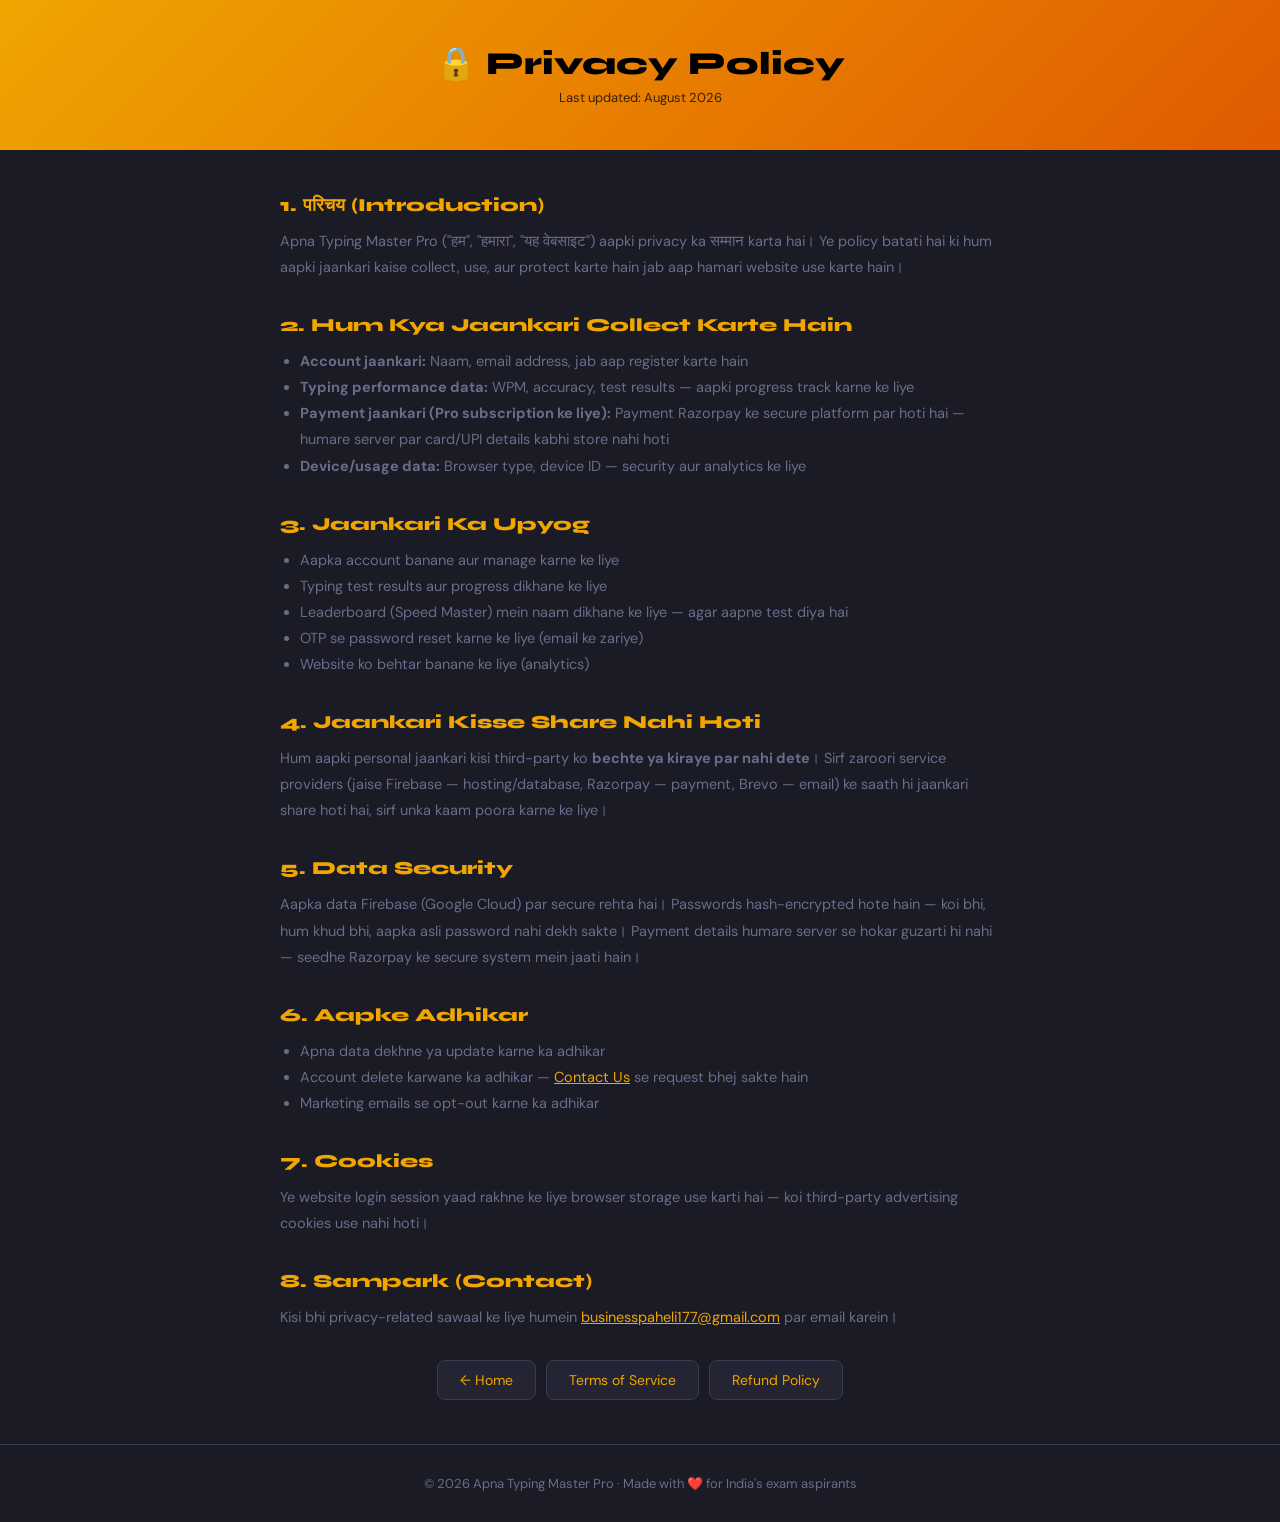
<file: privacy-policy.html>
<!DOCTYPE html>
<html lang="en">
<head>
<meta charset="UTF-8">
<meta name="viewport" content="width=device-width, initial-scale=1.0">
<title>Privacy Policy — Apna Typing Master Pro</title>
<link href="https://fonts.googleapis.com/css2?family=Syne:wght@400;700;800&family=DM+Sans:wght@300;400;500&display=swap" rel="stylesheet">
<link rel="stylesheet" href="style.css">
<style>
body{background:var(--bg);color:var(--text);font-family:'DM Sans',sans-serif;margin:0;}
.legal-header{background:linear-gradient(135deg,var(--accent),var(--accent2));color:#000;padding:44px 40px;text-align:center;}
.legal-header h1{font-family:'Syne';font-size:2rem;font-weight:800;}
.legal-header p{font-size:13px;opacity:.75;margin-top:6px;}
.legal-body{max-width:780px;margin:0 auto;padding:44px 30px;}
.legal-body h2{font-family:'Syne';font-size:1.15rem;font-weight:800;color:var(--accent);margin:34px 0 12px;}
.legal-body h2:first-child{margin-top:0;}
.legal-body p, .legal-body li{color:var(--muted);line-height:1.8;font-size:14.5px;}
.legal-body ul{padding-left:20px;}
.legal-body a{color:var(--accent);}
.nav-btns{display:flex;gap:10px;justify-content:center;margin-top:30px;flex-wrap:wrap;}
.nav-btn{padding:10px 22px;border:1px solid var(--border);border-radius:8px;background:var(--surface);color:var(--text);text-decoration:none;font-size:14px;font-family:'DM Sans';}
.legal-footer{text-align:center;padding:30px;border-top:1px solid var(--border);}
</style>
</head>
<body>
<div class="legal-header">
  <h1>🔒 Privacy Policy</h1>
  <p>Last updated: August 2026</p>
</div>
<div class="legal-body">
  <h2>1. परिचय (Introduction)</h2>
  <p>Apna Typing Master Pro ("हम", "हमारा", "यह वेबसाइट") aapki privacy ka सम्मान karta hai। Ye policy batati hai ki hum aapki jaankari kaise collect, use, aur protect karte hain jab aap hamari website use karte hain।</p>

  <h2>2. Hum Kya Jaankari Collect Karte Hain</h2>
  <ul>
    <li><b>Account jaankari:</b> Naam, email address, jab aap register karte hain</li>
    <li><b>Typing performance data:</b> WPM, accuracy, test results — aapki progress track karne ke liye</li>
    <li><b>Payment jaankari (Pro subscription ke liye):</b> Payment Razorpay ke secure platform par hoti hai — humare server par card/UPI details kabhi store nahi hoti</li>
    <li><b>Device/usage data:</b> Browser type, device ID — security aur analytics ke liye</li>
  </ul>

  <h2>3. Jaankari Ka Upyog</h2>
  <ul>
    <li>Aapka account banane aur manage karne ke liye</li>
    <li>Typing test results aur progress dikhane ke liye</li>
    <li>Leaderboard (Speed Master) mein naam dikhane ke liye — agar aapne test diya hai</li>
    <li>OTP se password reset karne ke liye (email ke zariye)</li>
    <li>Website ko behtar banane ke liye (analytics)</li>
  </ul>

  <h2>4. Jaankari Kisse Share Nahi Hoti</h2>
  <p>Hum aapki personal jaankari kisi third-party ko <b>bechte ya kiraye par nahi dete</b>। Sirf zaroori service providers (jaise Firebase — hosting/database, Razorpay — payment, Brevo — email) ke saath hi jaankari share hoti hai, sirf unka kaam poora karne ke liye।</p>

  <h2>5. Data Security</h2>
  <p>Aapka data Firebase (Google Cloud) par secure rehta hai। Passwords hash-encrypted hote hain — koi bhi, hum khud bhi, aapka asli password nahi dekh sakte। Payment details humare server se hokar guzarti hi nahi — seedhe Razorpay ke secure system mein jaati hain।</p>

  <h2>6. Aapke Adhikar</h2>
  <ul>
    <li>Apna data dekhne ya update karne ka adhikar</li>
    <li>Account delete karwane ka adhikar — <a href="contact.html">Contact Us</a> se request bhej sakte hain</li>
    <li>Marketing emails se opt-out karne ka adhikar</li>
  </ul>

  <h2>7. Cookies</h2>
  <p>Ye website login session yaad rakhne ke liye browser storage use karti hai — koi third-party advertising cookies use nahi hoti।</p>

  <h2>8. Sampark (Contact)</h2>
  <p>Kisi bhi privacy-related sawaal ke liye humein <a href="mailto:businesspaheli177@gmail.com">businesspaheli177@gmail.com</a> par email karein।</p>

  <div class="nav-btns">
    <a class="nav-btn" href="index.html">← Home</a>
    <a class="nav-btn" href="terms.html">Terms of Service</a>
    <a class="nav-btn" href="refund-policy.html">Refund Policy</a>
  </div>
</div>
<div class="legal-footer">
  <p style="color:var(--muted);font-size:13px;">© 2026 Apna Typing Master Pro · Made with ❤️ for India's exam aspirants</p>
</div>
<script src="anti-copy.js"></script>
</body>
</html>
</file>
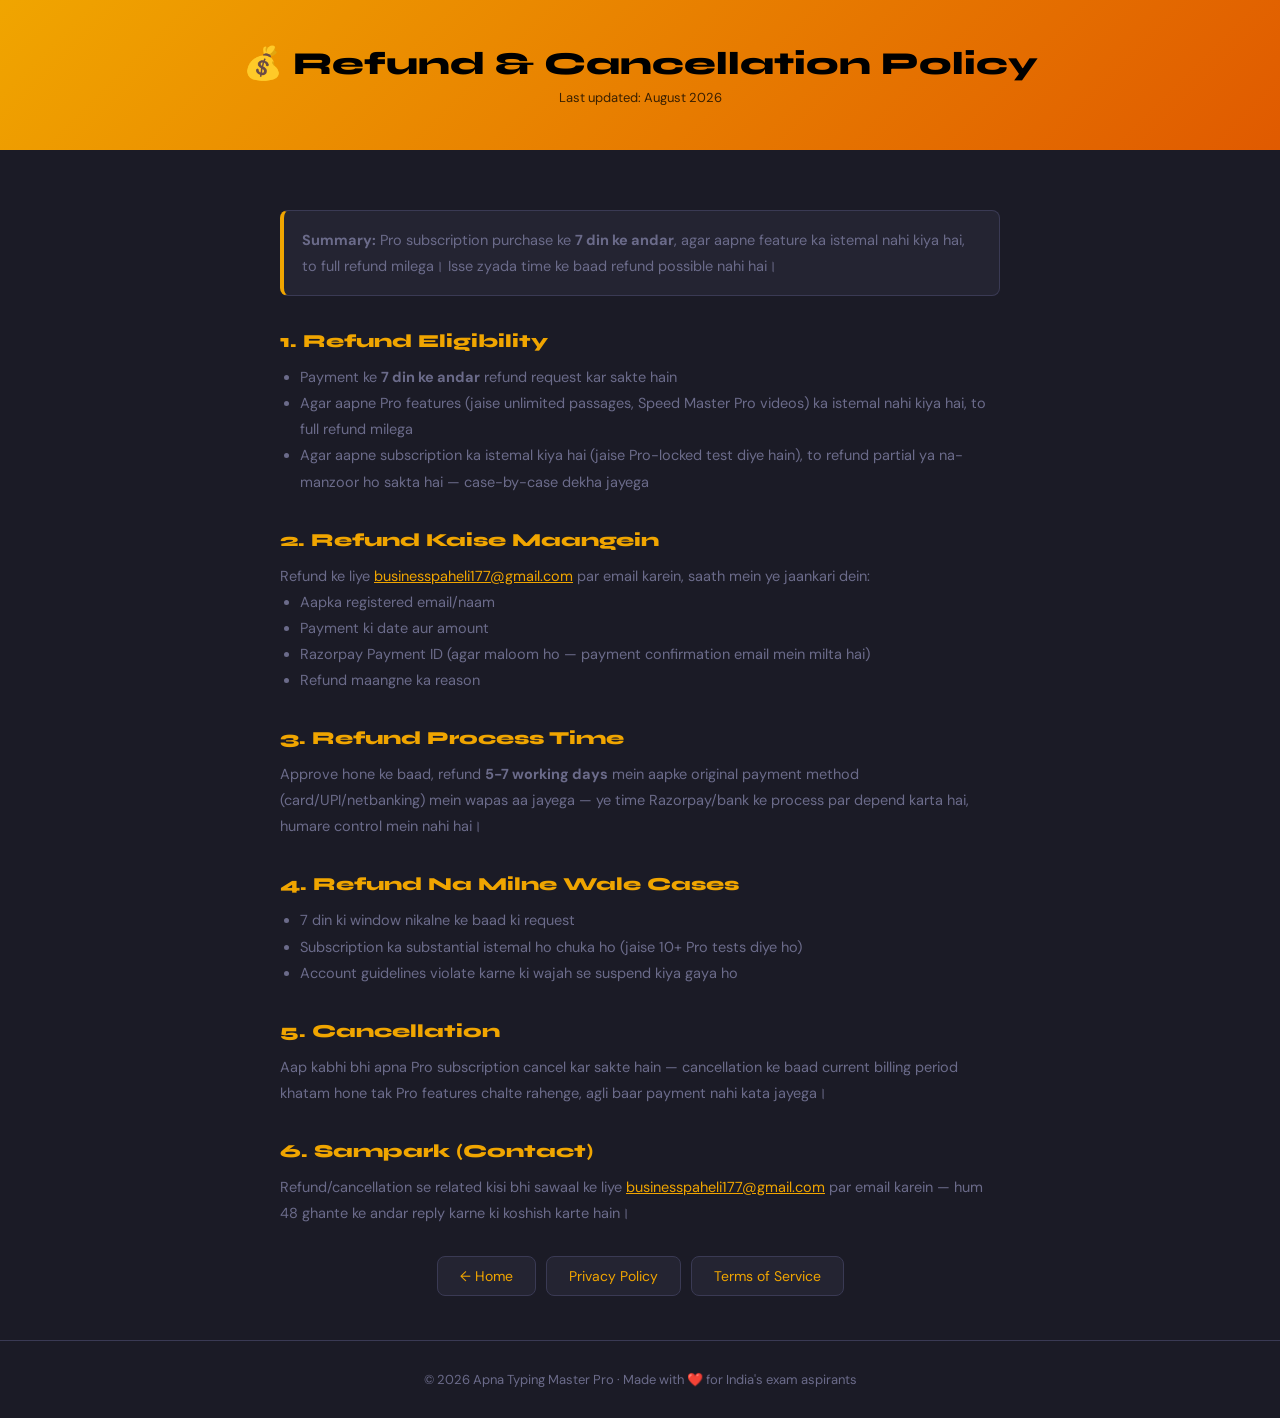
<file: refund-policy.html>
<!DOCTYPE html>
<html lang="en">
<head>
<meta charset="UTF-8">
<meta name="viewport" content="width=device-width, initial-scale=1.0">
<title>Refund Policy — Apna Typing Master Pro</title>
<link href="https://fonts.googleapis.com/css2?family=Syne:wght@400;700;800&family=DM+Sans:wght@300;400;500&display=swap" rel="stylesheet">
<link rel="stylesheet" href="style.css">
<style>
body{background:var(--bg);color:var(--text);font-family:'DM Sans',sans-serif;margin:0;}
.legal-header{background:linear-gradient(135deg,var(--accent),var(--accent2));color:#000;padding:44px 40px;text-align:center;}
.legal-header h1{font-family:'Syne';font-size:2rem;font-weight:800;}
.legal-header p{font-size:13px;opacity:.75;margin-top:6px;}
.legal-body{max-width:780px;margin:0 auto;padding:44px 30px;}
.legal-body h2{font-family:'Syne';font-size:1.15rem;font-weight:800;color:var(--accent);margin:34px 0 12px;}
.legal-body h2:first-child{margin-top:0;}
.legal-body p, .legal-body li{color:var(--muted);line-height:1.8;font-size:14.5px;}
.legal-body ul{padding-left:20px;}
.legal-body a{color:var(--accent);}
.highlight-box{background:var(--surface);border:1px solid var(--border);border-left:4px solid var(--accent);border-radius:8px;padding:16px 18px;margin:16px 0;}
.nav-btns{display:flex;gap:10px;justify-content:center;margin-top:30px;flex-wrap:wrap;}
.nav-btn{padding:10px 22px;border:1px solid var(--border);border-radius:8px;background:var(--surface);color:var(--text);text-decoration:none;font-size:14px;font-family:'DM Sans';}
.legal-footer{text-align:center;padding:30px;border-top:1px solid var(--border);}
</style>
</head>
<body>
<div class="legal-header">
  <h1>💰 Refund & Cancellation Policy</h1>
  <p>Last updated: August 2026</p>
</div>
<div class="legal-body">
  <div class="highlight-box">
    <p style="margin:0;"><b>Summary:</b> Pro subscription purchase ke <b>7 din ke andar</b>, agar aapne feature ka istemal nahi kiya hai, to full refund milega। Isse zyada time ke baad refund possible nahi hai।</p>
  </div>

  <h2>1. Refund Eligibility</h2>
  <ul>
    <li>Payment ke <b>7 din ke andar</b> refund request kar sakte hain</li>
    <li>Agar aapne Pro features (jaise unlimited passages, Speed Master Pro videos) ka istemal nahi kiya hai, to full refund milega</li>
    <li>Agar aapne subscription ka istemal kiya hai (jaise Pro-locked test diye hain), to refund partial ya na-manzoor ho sakta hai — case-by-case dekha jayega</li>
  </ul>

  <h2>2. Refund Kaise Maangein</h2>
  <p>Refund ke liye <a href="mailto:businesspaheli177@gmail.com">businesspaheli177@gmail.com</a> par email karein, saath mein ye jaankari dein:</p>
  <ul>
    <li>Aapka registered email/naam</li>
    <li>Payment ki date aur amount</li>
    <li>Razorpay Payment ID (agar maloom ho — payment confirmation email mein milta hai)</li>
    <li>Refund maangne ka reason</li>
  </ul>

  <h2>3. Refund Process Time</h2>
  <p>Approve hone ke baad, refund <b>5-7 working days</b> mein aapke original payment method (card/UPI/netbanking) mein wapas aa jayega — ye time Razorpay/bank ke process par depend karta hai, humare control mein nahi hai।</p>

  <h2>4. Refund Na Milne Wale Cases</h2>
  <ul>
    <li>7 din ki window nikalne ke baad ki request</li>
    <li>Subscription ka substantial istemal ho chuka ho (jaise 10+ Pro tests diye ho)</li>
    <li>Account guidelines violate karne ki wajah se suspend kiya gaya ho</li>
  </ul>

  <h2>5. Cancellation</h2>
  <p>Aap kabhi bhi apna Pro subscription cancel kar sakte hain — cancellation ke baad current billing period khatam hone tak Pro features chalte rahenge, agli baar payment nahi kata jayega।</p>

  <h2>6. Sampark (Contact)</h2>
  <p>Refund/cancellation se related kisi bhi sawaal ke liye <a href="mailto:businesspaheli177@gmail.com">businesspaheli177@gmail.com</a> par email karein — hum 48 ghante ke andar reply karne ki koshish karte hain।</p>

  <div class="nav-btns">
    <a class="nav-btn" href="index.html">← Home</a>
    <a class="nav-btn" href="privacy-policy.html">Privacy Policy</a>
    <a class="nav-btn" href="terms.html">Terms of Service</a>
  </div>
</div>
<div class="legal-footer">
  <p style="color:var(--muted);font-size:13px;">© 2026 Apna Typing Master Pro · Made with ❤️ for India's exam aspirants</p>
</div>
<script src="anti-copy.js"></script>
</body>
</html>
</file>
<file: style.css>
/* © 2026 Apna Typing Master Pro — All rights reserved. Unauthorized copying or redistribution of this source code is prohibited. */
/* style.css — Apna Typing Master Pro — All shared styles */

/* ============================================================
   RESET & PAGE VISIBILITY
   ============================================================ */
*{margin:0;padding:0;box-sizing:border-box;}
body{overflow-x:hidden;}
#landingPage{display:block;}
/* ── Landing Page Full Background Image ─────────────────────────────────────
   Header chod ke poora landing page (hero+stats+features+footer) mein
   keyboard photo CLEARLY dikhegi — aarpar, full coverage, no dark corners.
   ──────────────────────────────────────────────────────────────────────── */
.lp-bg-wrap{
  position:relative;
  background:
    linear-gradient(
      rgba(8,8,14,0.08),
      rgba(8,8,14,0.08) 20%,
      rgba(8,8,14,0.08) 60%,
      rgba(8,8,14,0.08)
    ),
    url('assets/bg-keyboard.jpg') center center / cover no-repeat fixed;
}
.lp-bg-wrap .hero{background:transparent;}
.lp-bg-wrap .lp-stats{background:rgba(8,8,14,0.08);}
.lp-bg-wrap .features{background:transparent;}
.lp-bg-wrap .lp-footer{background:rgba(8,8,14,0.08);border-top:1px solid rgba(42,42,62,0.35);}
.lp-bg-wrap .feat-card{background:rgba(8,8,14,0.08);backdrop-filter:blur(2px);-webkit-backdrop-filter:blur(2px);}
.lp-bg-wrap .feat-card:hover{background:rgba(18,18,26,0.30);}
/* hero-deco bands hatao — full image already background mein hai */
.lp-bg-wrap .hero-deco{display:none;}
#dashboardPage,#adminPage,#liveTestPage,#testPageWrap{display:none;}

/* ============================================================
   CSS VARIABLES
   ============================================================ */
:root{
  --bg:#1b1b26;--surface:#242432;--border:#3a3a54;
  --accent:#f0a500;--accent2:#e05a00;--text:#e8e8f0;--muted:#6b6b8a;
}

/* ============================================================
   LANDING PAGE
   ============================================================ */
#landingPage{font-family:'DM Sans',sans-serif;background:var(--bg);color:var(--text);min-height:100vh;}

.lp-header{
  display:flex;justify-content:space-between;align-items:center;
  padding:14px 40px;
  background:linear-gradient(90deg,#1a5d2e 0%,#2e7d32 50%,#1a5d2e 100%);
  position:sticky;top:0;z-index:200;
  box-shadow:0 2px 18px rgba(0,0,0,.25);
}
/* Tiranga stripe — saffron / white / green — classic Indian govt-site accent */
.lp-header::after{
  content:'';
  position:absolute;left:0;right:0;bottom:-4px;height:4px;
  background:linear-gradient(90deg,#FF9933 33.33%,#ffffff 33.33%,#ffffff 66.66%,#138808 66.66%);
}
.logo{font-family:'Syne',sans-serif;font-weight:800;font-size:1.4rem;display:flex;align-items:center;gap:10px;cursor:pointer;}
.logo-icon{width:36px;height:36px;background:linear-gradient(135deg,var(--accent),var(--accent2));border-radius:8px;display:flex;align-items:center;justify-content:center;font-size:18px;}
.logo span{color:var(--accent);}
.lp-nav{display:flex;gap:8px;align-items:center;}
.lp-nav a{
  color:var(--text);text-decoration:none;padding:9px 16px;border-radius:8px;
  transition:all .2s;font-size:14px;font-weight:600;
  background:rgba(255,255,255,0.05);border:1px solid rgba(255,255,255,0.08);
}
.lp-nav a:hover{background:rgba(240,165,0,0.14);border-color:var(--accent);color:var(--accent);transform:translateY(-1px);}
.lp-nav a.nav-speed-master{
  color:#0d0d0d;font-weight:800;
  background:linear-gradient(135deg,var(--accent),var(--accent2));
  border:none;box-shadow:0 2px 12px rgba(240,165,0,.4);
}
.lp-nav a.nav-speed-master:hover{filter:brightness(1.08);transform:translateY(-1px);color:#0d0d0d;}

/* ── Mobile nav toggle (hamburger) — hidden on desktop ─────────── */
.lp-nav-toggle{
  display:none;background:rgba(255,255,255,0.06);border:1px solid var(--border);
  color:var(--text);font-size:20px;width:40px;height:40px;border-radius:8px;
  cursor:pointer;align-items:center;justify-content:center;flex-shrink:0;
}
@media(max-width:860px){
  .lp-header{padding:12px 16px;flex-wrap:wrap;row-gap:0;}
  .logo{font-size:1.1rem;}
  .logo-icon{width:30px;height:30px;font-size:15px;}
  .lp-nav-toggle{display:flex;}
  .lp-nav{
    display:none;
    position:absolute;top:100%;left:0;right:0;
    flex-direction:column;align-items:stretch;
    background:#1a1a24;border-bottom:1px solid var(--border);
    padding:14px 16px;gap:10px;
    box-shadow:0 10px 24px rgba(0,0,0,.45);
    z-index:199;
  }
  .lp-nav.open{display:flex;}
  .lp-nav a,.lp-nav .lp-btn{width:100%;text-align:center;box-sizing:border-box;}
  .user-badge{justify-content:center;}
  .user-badge.visible{display:flex;}
}

/* ── Admin Icon Button — always visible top-right ─── */
.admin-icon-btn{
  width:auto;height:36px;
  background:linear-gradient(135deg,#22190a,#452400);
  border:1.5px solid var(--accent);
  border-radius:8px;
  color:var(--accent);font-size:13px;font-weight:700;
  cursor:pointer;
  display:flex;           /* always visible */
  align-items:center;justify-content:center;
  gap:6px;
  padding:0 14px;
  transition:all .2s;
  flex-shrink:0;
  position:relative;
  letter-spacing:.3px;
}
.admin-icon-btn:hover{background:var(--accent);color:#000;transform:scale(1.04);}
.admin-icon-btn .adm-tooltip{
  display:none;position:absolute;bottom:-28px;left:50%;
  transform:translateX(-50%);background:#333;color:#fff;
  font-size:10px;padding:3px 8px;border-radius:4px;white-space:nowrap;
  font-family:'DM Sans',sans-serif;
}
.admin-icon-btn:hover .adm-tooltip{display:block;}

.lp-btn{padding:8px 16px;border-radius:8px;border:none;cursor:pointer;font-weight:600;font-family:'DM Sans',sans-serif;font-size:14px;transition:all .2s;}
.lp-btn-login{background:var(--surface);color:var(--text);border:1px solid var(--border);}
.lp-btn-login:hover{border-color:var(--accent);color:var(--accent);}
.lp-btn-start{background:linear-gradient(135deg,var(--accent),var(--accent2));color:#0d0d0d;}
.lp-btn-start:hover{opacity:.9;transform:translateY(-1px);}
.user-badge{display:none;align-items:center;gap:8px;background:var(--surface);border:1px solid var(--border);padding:6px 14px;border-radius:100px;font-size:13px;}
.user-badge.visible{display:flex;}
.user-dot{width:7px;height:7px;background:#4ade80;border-radius:50%;}
.btn-logout-lp{background:none;border:none;color:var(--muted);cursor:pointer;font-size:12px;font-family:'DM Sans';}
.btn-logout-lp:hover{color:var(--accent);}

.hero{min-height:88vh;display:flex;flex-direction:column;justify-content:center;align-items:center;text-align:center;background:radial-gradient(ellipse 80% 60% at 50% 0%,rgba(240,165,0,0.12),transparent 70%);padding:40px;position:relative;overflow:hidden;}
.hero-deco{position:absolute;top:50%;width:420px;height:230px;transform:translateY(-50%);background-size:cover;background-position:center;border-radius:18px;opacity:.32;pointer-events:none;z-index:0;filter:saturate(.85) brightness(.9);}
.hero-deco-left{left:-90px;-webkit-mask-image:linear-gradient(115deg,#000 30%,transparent 78%);mask-image:linear-gradient(115deg,#000 30%,transparent 78%);}
.hero-deco-right{right:-90px;transform:translateY(-50%) scaleX(-1);-webkit-mask-image:linear-gradient(115deg,#000 30%,transparent 78%);mask-image:linear-gradient(115deg,#000 30%,transparent 78%);}
.hero>*:not(.hero-deco){position:relative;z-index:1;}
@media(max-width:1100px){.hero-deco{display:none;}}
.badge{border:1px solid rgba(240,165,0,0.3);color:var(--accent);padding:6px 16px;border-radius:100px;margin-bottom:28px;font-size:13px;background:transparent;}
.lp-bg-wrap .badge{background:#0d0d12;color:var(--accent);border:1px solid var(--accent);font-weight:700;box-shadow:0 2px 10px rgba(0,0,0,0.4);}
.lp-bg-wrap .hero h1{color:#0d0d12;text-shadow:none;}
.hero h1{font-family:'Syne';font-size:66px;font-weight:800;line-height:1.08;max-width:860px;color:var(--text);text-shadow:0 2px 20px rgba(0,0,0,0.95),0 0 50px rgba(0,0,0,0.8);}
/* Do-tone heading — "Master Typing." matches header Green, "Pass Every Government Exam." dark with saffron highlight */
.hero-line1{color:#1a5d2e;}
.hero-line2{color:var(--text);}
.lp-bg-wrap .hero-line1{color:#1a5d2e;}
.lp-bg-wrap .hero-line2{color:#0d0d12;}
.highlight{color:#c77700 !important;-webkit-text-fill-color:#c77700 !important;background:none !important;-webkit-background-clip:unset !important;background-clip:unset !important;}
.lp-bg-wrap .hero p{color:#2a2a35;text-shadow:none;}
.hero p{color:#cccce0;margin-top:18px;font-size:17px;max-width:580px;line-height:1.6;text-shadow:0 1px 10px rgba(0,0,0,0.98);}
.hero-buttons{margin-top:28px;display:flex;gap:12px;}
.btn-primary-lp{padding:13px 26px;border:none;border-radius:10px;background:linear-gradient(135deg,var(--accent),var(--accent2));color:#0d0d0d;font-weight:700;cursor:pointer;font-family:'DM Sans',sans-serif;font-size:15px;transition:all .2s;}
.btn-primary-lp:hover{opacity:.9;transform:translateY(-2px);}
.btn-secondary-lp{padding:13px 26px;border:1px solid var(--border);border-radius:10px;background:rgba(10,10,15,0.60);color:var(--text);cursor:pointer;font-family:'DM Sans',sans-serif;font-size:15px;transition:all .2s;}
.btn-secondary-lp:hover{border-color:var(--accent);color:var(--accent);}

.lp-stats{display:flex;justify-content:center;gap:56px;padding:36px;border-top:1px solid var(--border);border-bottom:1px solid var(--border);background:var(--surface);}
@media(max-width:700px){
  .lp-stats{gap:20px 28px;padding:24px 16px;flex-wrap:wrap;}
}
.stat-num{font-family:'Syne';font-size:2rem;font-weight:800;background:linear-gradient(135deg,var(--accent),var(--accent2));-webkit-background-clip:text;-webkit-text-fill-color:transparent;}
.lp-bg-wrap .stat-label{color:#3a3a45;text-shadow:none;}
.stat-label{color:#b8b8d0;font-size:13px;margin-top:3px;text-shadow:0 1px 6px rgba(0,0,0,0.9);}

.features{padding:70px 40px;max-width:1080px;margin:auto;}
.features-title{text-align:center;font-size:32px;font-family:'Syne';font-weight:800;margin-bottom:8px;text-shadow:0 2px 14px rgba(0,0,0,0.95);}
.features-sub{text-align:center;color:var(--muted);margin-bottom:44px;font-size:15px;}
.feat-grid{display:grid;grid-template-columns:repeat(auto-fit,minmax(270px,1fr));gap:18px;}
.feat-card{background:rgba(12,12,20,0.72);backdrop-filter:blur(8px);-webkit-backdrop-filter:blur(8px);padding:26px;border-radius:14px;border:1px solid rgba(42,42,62,0.7);transition:all .2s;}
.feat-card:hover{border-color:rgba(240,165,0,0.45);background:rgba(18,18,30,0.82);transform:translateY(-3px);}
.feat-card-icon{font-size:1.8rem;margin-bottom:12px;}
.feat-card h3{margin-bottom:8px;font-family:'Syne';font-weight:700;}
.feat-card p{color:#a8a8c4;line-height:1.6;font-size:14px;}
.lp-bg-wrap .feat-card h3{color:#0d0d12;}
.lp-bg-wrap .feat-card p{color:#2a2a35;}

.lp-footer{border-top:1px solid var(--border);padding:28px 40px;display:flex;justify-content:space-between;align-items:center;color:var(--muted);font-size:13px;}

/* ── Professional Footer ─────────────────────────────────────────────────── */
.lp-footer-new{border-top:1px solid rgba(100,60,180,0.30);background:rgba(8,3,22,0.92);color:var(--text);font-family:'DM Sans',sans-serif;}
.lp-footer-top{display:grid;grid-template-columns:2fr 1fr 1fr 1fr;gap:40px;padding:50px 60px 36px;max-width:1200px;margin:0 auto;}
@media(max-width:900px){.lp-footer-top{grid-template-columns:1fr 1fr;padding:36px 24px 24px;gap:28px;}}
@media(max-width:560px){.lp-footer-top{grid-template-columns:1fr;padding:28px 20px 20px;}}

/* About column */
.lf-logo{display:flex;align-items:center;gap:10px;font-family:'Syne',sans-serif;font-size:1.1rem;font-weight:700;margin-bottom:14px;}
.lf-logo-icon{width:32px;height:32px;background:linear-gradient(135deg,#f0a500,#e05a00);border-radius:8px;display:flex;align-items:center;justify-content:center;font-size:16px;flex-shrink:0;}
.lf-about-text{color:#8888aa;font-size:13px;line-height:1.7;margin-bottom:18px;}
.lf-social{display:flex;gap:8px;flex-wrap:wrap;}
.lf-social-btn{display:inline-flex;align-items:center;gap:6px;padding:7px 14px;border-radius:8px;font-size:12px;font-weight:600;text-decoration:none;transition:all .2s;}
.lf-social-btn.yt{background:rgba(255,0,0,0.15);color:#ff6b6b;border:1px solid rgba(255,0,0,0.25);}
.lf-social-btn.yt:hover{background:rgba(255,0,0,0.28);color:#ff4444;}
.lf-social-btn.tg{background:rgba(0,136,204,0.15);color:#64b8e8;border:1px solid rgba(0,136,204,0.25);}
.lf-social-btn.tg:hover{background:rgba(0,136,204,0.28);color:#42aaff;}
.lf-social-btn.em{background:rgba(240,165,0,0.12);color:#f0a500;border:1px solid rgba(240,165,0,0.25);}
.lf-social-btn.em:hover{background:rgba(240,165,0,0.22);color:#ffc433;}

/* Link columns */
.lf-col-title{font-family:'Syne',sans-serif;font-weight:700;font-size:13px;color:var(--text);text-transform:uppercase;letter-spacing:.8px;margin-bottom:14px;padding-bottom:8px;border-bottom:1px solid rgba(100,60,180,0.25);}
.lf-links{list-style:none;padding:0;margin:0;display:flex;flex-direction:column;gap:9px;}
.lf-links li{font-size:13px;color:#7878a0;}
.lf-links a{color:#7878a0;text-decoration:none;transition:color .2s;}
.lf-links a:hover{color:#f0a500;}
.lf-contact li{display:flex;align-items:center;gap:6px;}

/* Bottom bar */
.lf-bottom{border-top:1px solid rgba(100,60,180,0.20);padding:18px 60px;display:flex;justify-content:space-between;align-items:center;flex-wrap:wrap;gap:12px;max-width:1200px;margin:0 auto;width:100%;box-sizing:border-box;}
@media(max-width:700px){.lf-bottom{padding:16px 20px;flex-direction:column;text-align:center;}}
.lf-copy{font-size:12px;color:#555580;}
.lf-bottom-links{display:flex;align-items:center;gap:16px;flex-wrap:wrap;}
.lf-bottom-links a{color:#555580;text-decoration:none;font-size:12px;transition:color .2s;}
.lf-bottom-links a:hover{color:#f0a500;}
/* Admin hidden link — very small gear icon, blends in */
.lf-admin-hidden{font-size:11px !important;color:#2a2a3e !important;opacity:0.4;transition:opacity .3s !important;}
.lf-admin-hidden:hover{opacity:1 !important;color:#f0a500 !important;}
.lp-footer a{color:var(--muted);text-decoration:none;margin-left:18px;}
.lp-footer a:hover{color:var(--accent);}

/* ============================================================
   AUTH MODAL
   ============================================================ */
.modal-overlay{position:fixed;inset:0;background:rgba(0,0,0,0.82);backdrop-filter:blur(6px);z-index:3000;display:none;align-items:center;justify-content:center;}
.modal-overlay.active{display:flex;}
.modal-box-auth{background:var(--surface);border:1px solid var(--border);border-radius:20px;padding:38px;width:100%;max-width:410px;position:relative;animation:slideUp .3s ease;}
@keyframes slideUp{from{opacity:0;transform:translateY(20px);}to{opacity:1;transform:translateY(0);}}
.modal-close-btn{position:absolute;top:14px;right:18px;background:none;border:none;color:var(--muted);font-size:1.3rem;cursor:pointer;}
.modal-close-btn:hover{color:var(--text);}
.modal-title{font-family:'Syne';font-weight:800;font-size:1.5rem;margin-bottom:5px;color:var(--text);}
.modal-sub{color:var(--muted);font-size:13px;margin-bottom:24px;}
.auth-tabs{display:flex;margin-bottom:24px;background:var(--bg);border-radius:10px;padding:4px;}
.auth-tab{flex:1;padding:9px;border:none;background:none;color:var(--muted);border-radius:8px;cursor:pointer;font-family:'DM Sans';font-weight:600;font-size:14px;transition:all .2s;}
.auth-tab.active{background:linear-gradient(135deg,var(--accent),var(--accent2));color:#0d0d0d;}
.field{margin-bottom:16px;}
.field label{display:block;font-size:12px;color:var(--muted);margin-bottom:6px;font-weight:500;}
.field input,.field select{width:100%;padding:11px 14px;background:var(--bg);border:1px solid var(--border);border-radius:10px;color:var(--text);font-family:'DM Sans';font-size:14px;outline:none;transition:border .2s;}
.field input:focus,.field select:focus{border-color:var(--accent);}
.field select option{background:var(--surface);color:var(--text);}

/* ── Password show/hide toggle — used everywhere a password is typed ── */
.pwd-wrap{position:relative;}
.pwd-wrap input{padding-right:42px !important;}
.pwd-toggle{
  position:absolute;right:4px;top:50%;transform:translateY(-50%);
  background:none;border:none;cursor:pointer;font-size:16px;line-height:1;
  padding:8px;color:var(--muted);border-radius:6px;
}
.pwd-toggle:hover{color:var(--accent);}
.btn-submit-auth{width:100%;padding:12px;background:linear-gradient(135deg,var(--accent),var(--accent2));color:#fff;border:none;border-radius:10px;font-weight:700;font-size:15px;cursor:pointer;font-family:'DM Sans';margin-top:4px;}
.btn-submit-auth:hover{opacity:.9;}
.error-msg{color:#ff6b6b;font-size:12px;margin-top:8px;display:none;}

/* ============================================================
   DASHBOARD
   ============================================================ */
#dashboardPage{font-family:'Noto Sans',Arial,sans-serif;background:#e8e8e8;font-size:13px;color:#222;min-height:100vh;}
.topbar{background:linear-gradient(90deg,#1a5276,#2471a3);color:#fff;display:flex;align-items:stretch;height:42px;position:relative;}
.topbar-new{background:#e74c3c;color:#fff;font-size:10px;font-weight:700;padding:3px 6px;position:absolute;top:5px;left:5px;border-radius:2px;text-transform:uppercase;}
.topbar-title{flex:1;display:flex;align-items:center;padding-left:50px;font-size:16px;font-weight:700;}
.topbar-subtitle{font-size:11px;color:#aad4f5;padding:0 12px;display:flex;align-items:center;max-width:420px;line-height:1.3;font-family:'Noto Sans Devanagari',sans-serif;}
.topbar-right{display:flex;}
.topbar-btn{background:#2980b9;color:#fff;border:none;padding:0 16px;font-size:13px;font-weight:600;cursor:pointer;border-left:1px solid rgba(255,255,255,0.15);font-family:'Noto Sans',sans-serif;transition:background .2s;}
.topbar-btn:hover{background:#1a6fa3;}
.topbar-btn.live-btn{background:linear-gradient(90deg,#c0392b,#e74c3c);}
@keyframes pulseLive{0%,100%{opacity:1;}50%{opacity:.75;}}
.topbar-btn.live-btn{animation:pulseLive 2s infinite;}
.auth-strip{background:#f5f5f5;border-bottom:1px solid #ccc;padding:4px 10px;display:flex;align-items:center;justify-content:flex-end;gap:8px;font-size:12px;}
.auth-btn-d{background:#2471a3;color:#fff;border:none;padding:3px 12px;border-radius:3px;cursor:pointer;font-size:12px;font-family:'Noto Sans',sans-serif;font-weight:600;}
.auth-btn-d.orange{background:#e67e22;}
.pro-banner{background:linear-gradient(90deg,#1a5276,#2471a3);color:#fff;padding:5px 14px;display:flex;align-items:center;justify-content:space-between;font-size:12px;}
.pro-btn{background:linear-gradient(90deg,#e67e22,#f0a500);color:#fff;border:none;padding:4px 14px;border-radius:3px;font-size:12px;font-weight:700;cursor:pointer;}
.main-wrapper{display:flex;gap:8px;padding:8px;max-width:1280px;margin:0 auto;}
.left-panel{flex:1;display:flex;flex-direction:column;gap:8px;}
.right-panel{width:490px;display:flex;flex-direction:column;gap:8px;}

@media(max-width:900px){
  .topbar{flex-wrap:wrap;height:auto;padding:8px 10px 8px 50px;}
  .topbar-title{padding-left:0;font-size:14px;flex:1 1 100%;order:1;}
  .topbar-subtitle{display:none;}
  .topbar-right{flex:1 1 100%;order:2;flex-wrap:wrap;}
  .topbar-btn{flex:1;min-width:110px;padding:8px 6px;font-size:11px;border-left:none;border-top:1px solid rgba(255,255,255,0.15);}
  .topbar-new{position:static;margin-right:6px;}

  .main-wrapper{flex-direction:column;padding:8px;}
  .right-panel{width:100%;}
}
.section-card{background:#fff;border:1px solid #ccc;border-radius:4px;overflow:hidden;}
.section-header{color:#fff;padding:7px 14px;font-size:14px;font-weight:700;}
.sh-blue{background:linear-gradient(90deg,#2471a3,#5dade2);}
.sh-orange{background:linear-gradient(90deg,#e67e22,#f0a500);}
.sh-green{background:linear-gradient(90deg,#1e8449,#27ae60);}
.sh-red{background:linear-gradient(90deg,#c0392b,#e74c3c);}
.section-body{padding:10px 14px;}
.typing-grid{display:flex;gap:16px;flex-wrap:wrap;padding:5px 0;}
.typing-item{display:flex;flex-direction:column;align-items:center;gap:5px;cursor:pointer;}
.typing-item:hover .icon-box{transform:scale(1.05);border-color:#e67e22;}
.icon-box{width:66px;height:66px;background:linear-gradient(135deg,#e67e22,#f39c12);border-radius:6px;border:2px solid #d68910;display:flex;flex-direction:column;align-items:center;justify-content:center;gap:3px;transition:all .15s;box-shadow:0 2px 4px rgba(0,0,0,0.15);}
.icon-box .row{display:flex;gap:3px;}
.key{background:#fff;border-radius:2px;font-weight:700;font-size:11px;color:#333;padding:2px 4px;min-width:17px;text-align:center;box-shadow:0 1px 2px rgba(0,0,0,0.2);}
.key.h{font-family:'Noto Sans Devanagari',sans-serif;font-size:10px;color:#8b4513;}
.key.accent{background:#e67e22;color:#fff;}
.key.blue{background:#2471a3;color:#fff;}
.typing-label{font-size:11px;font-weight:600;color:#333;text-align:center;}
.exam-tabs{display:flex;gap:14px;padding:10px 14px;flex-wrap:wrap;align-items:flex-start;}
.exam-badge-wrap{display:flex;flex-direction:column;align-items:center;cursor:pointer;}
.exam-badge{width:70px;height:70px;border-radius:50%;border:2px solid #c0392b;display:flex;align-items:center;justify-content:center;transition:all .15s;background:#fff;}
.exam-badge:hover{transform:scale(1.06);box-shadow:0 3px 10px rgba(0,0,0,0.15);}
.stamp{width:58px;height:58px;background:radial-gradient(circle,#c0392b,#7b241c);border-radius:50%;display:flex;flex-direction:column;align-items:center;justify-content:center;color:#fff;font-size:8px;font-weight:700;text-align:center;line-height:1.2;text-transform:uppercase;border:2px solid #f1948a;}
.exam-label{font-size:10px;text-align:center;color:#333;font-weight:600;margin-top:4px;max-width:78px;line-height:1.3;}
.exam-note{font-size:11px;color:#555;padding:5px 14px 10px;line-height:1.5;border-left:3px solid #e67e22;margin:3px 14px 10px;background:#fffaf5;}
.exam-note b{color:#c0392b;}
.exam-group-label{font-size:11px;font-weight:700;color:#fff;background:#7d6608;padding:3px 10px;margin:2px 14px 6px;border-radius:3px;display:inline-block;}
.exam-row{display:flex;gap:10px;padding:0 14px 10px;flex-wrap:wrap;}
.exam-item{display:flex;flex-direction:column;align-items:center;gap:4px;cursor:pointer;width:76px;}
.exam-item:hover .exam-logo{transform:scale(1.08);}
.exam-logo{width:56px;height:56px;border-radius:50%;border:2px solid #c0392b;display:flex;align-items:center;justify-content:center;font-size:9px;font-weight:700;color:#c0392b;text-align:center;transition:all .15s;box-shadow:0 2px 6px rgba(0,0,0,0.1);background:linear-gradient(135deg,#fde8e8,#fce4d6);line-height:1.3;}
.exam-item-label{font-size:10px;font-weight:600;color:#333;text-align:center;line-height:1.3;}
.dash-footer{text-align:center;padding:7px;font-size:11px;color:#888;background:#f5f5f5;border-top:1px solid #ddd;}

/* ============================================================
   DASHBOARD MODALS
   ============================================================ */
.modal-bg{display:none;position:fixed;inset:0;background:rgba(0,0,0,0.52);z-index:2000;align-items:center;justify-content:center;}
.modal-bg.open{display:flex;}
.modal-box-d{background:#fff;border-radius:6px;overflow:hidden;box-shadow:0 8px 32px rgba(0,0,0,0.3);max-height:90vh;overflow-y:auto;}
.modal-hdr{background:linear-gradient(90deg,#1a5276,#2471a3);color:#fff;padding:10px 16px;font-size:14px;font-weight:700;display:flex;align-items:center;justify-content:space-between;}
.modal-close-d{background:rgba(255,255,255,0.2);border:none;color:#fff;width:24px;height:24px;border-radius:3px;cursor:pointer;font-size:14px;font-weight:700;}
.res-title{background:#f8f9fa;border-bottom:1px solid #ddd;padding:8px 16px;font-size:16px;font-weight:700;color:#2471a3;}
.res-tabs{display:flex;border-bottom:1px solid #ddd;background:#f0f0f0;overflow-x:auto;}
.res-tab{padding:7px 12px;font-size:11px;font-weight:600;cursor:pointer;border:none;background:transparent;color:#555;border-right:1px solid #ddd;white-space:nowrap;}
.res-tab.active{background:#2471a3;color:#fff;}
.res-body{padding:14px 16px;}
.res-row{display:flex;gap:18px;margin-bottom:8px;font-size:12px;flex-wrap:wrap;}
.rk{color:#555;}.rv{font-weight:700;}
.res-method{font-size:12px;font-weight:700;color:#1a5276;background:#eaf2ff;padding:5px 10px;margin:10px -16px 8px;padding-left:16px;}
.res-grid{display:grid;grid-template-columns:1fr 1fr;gap:8px;margin-bottom:8px;}
.res-cell{font-size:12px;}
.res-footer{display:flex;justify-content:space-between;padding:10px 16px;border-top:1px solid #ddd;background:#f8f9fa;}
.res-btn{padding:6px 18px;border-radius:3px;font-size:12px;font-weight:600;cursor:pointer;border:1px solid #ccc;background:#fff;color:#333;}
.res-btn.next{background:#2471a3;color:#fff;border-color:#2471a3;}
/* Payment modal */
.pay-input{width:100%;padding:9px 12px;border:1.5px solid #ddd;border-radius:6px;font-size:13px;margin-bottom:10px;outline:none;font-family:'Noto Sans',sans-serif;transition:border .2s;}
.pay-input:focus{border-color:#2471a3;}
.pay-submit{width:100%;padding:12px;background:linear-gradient(90deg,#e67e22,#f0a500);color:#fff;border:none;border-radius:8px;font-size:14px;font-weight:700;cursor:pointer;margin-top:6px;}
.sub-plans{display:flex;gap:12px;padding:14px;}
.sub-plan{flex:1;border:2px solid #ddd;border-radius:10px;padding:14px;cursor:pointer;transition:all .2s;text-align:center;position:relative;}
.sub-plan:hover{border-color:#2471a3;transform:translateY(-2px);}
.sub-plan.selected{border-color:#2471a3;background:linear-gradient(135deg,#eaf2ff,#d6eaf8);}
.sp-name{font-weight:700;font-size:13px;color:#1a5276;}
.sp-price{font-size:26px;font-weight:800;color:#e67e22;margin:5px 0 2px;}
.sp-price span{font-size:13px;font-weight:400;color:#888;}
.sp-save{font-size:11px;color:#666;margin-bottom:3px;}
.sp-badge{display:inline-block;background:linear-gradient(90deg,#27ae60,#2ecc71);color:#fff;font-size:10px;font-weight:700;padding:2px 8px;border-radius:20px;margin-top:4px;}
.sub-feat{padding:0 14px 12px;}
.sub-feat h4{font-size:13px;margin-bottom:8px;color:#1a5276;font-weight:700;}
.feat-item-d{font-size:12px;padding:5px 0 5px 20px;border-bottom:1px solid #f0f0f0;position:relative;color:#333;}
.feat-item-d::before{content:'✓';color:#27ae60;font-weight:700;position:absolute;left:0;}
.pay-section{padding:12px 14px;background:#f8f9fa;border-top:2px solid #eee;}
.pay-section h4{font-size:13px;margin-bottom:10px;color:#1a5276;font-weight:700;}
.pay-method-grid{display:grid;grid-template-columns:repeat(3,1fr);gap:8px;margin-bottom:12px;}
.pay-method-btn{padding:9px 5px;border:2px solid #ddd;border-radius:8px;text-align:center;cursor:pointer;background:#fff;font-size:11px;font-weight:700;color:#555;transition:all .2s;}
.pay-method-btn.active{border-color:#2471a3;background:#eaf2ff;color:#2471a3;}
.pay-method-btn .pm-icon{font-size:18px;display:block;margin-bottom:2px;}
.pay-secure{font-size:10px;color:#aaa;text-align:center;margin-top:8px;}
.pay-total-row{display:flex;justify-content:space-between;align-items:center;background:#fff;border:1px solid #ddd;border-radius:8px;padding:9px 12px;margin-bottom:8px;}
.pay-total-label{font-size:12px;color:#555;}
.pay-total-amt{font-size:17px;font-weight:800;color:#e67e22;}
.gst-note{font-size:10px;color:#888;text-align:right;}
.success-box{text-align:center;padding:36px 22px;}
.success-box .tick{font-size:64px;animation:popIn .4s ease;}
@keyframes popIn{from{transform:scale(0);}to{transform:scale(1);}}
.success-box h2{color:#27ae60;font-size:22px;margin:12px 0 5px;font-weight:800;}
.success-box p{color:#555;font-size:13px;margin-bottom:14px;}
.success-details{background:linear-gradient(135deg,#f8f9fa,#eaf2ff);border-radius:10px;padding:14px;margin:14px 18px;text-align:left;font-size:12px;border:1px solid #ddd;}
.success-row{display:flex;justify-content:space-between;padding:5px 0;border-bottom:1px solid #e9ecef;}
.success-row:last-child{border-bottom:none;font-weight:700;color:#1a5276;}

/* ============================================================
   TEST PAGE
   ============================================================ */
#testPageWrap{font-family:'Noto Sans',Arial,sans-serif;}
.test-topbar-main{background:linear-gradient(90deg,#1a5276,#2471a3);color:#fff;display:flex;align-items:stretch;height:38px;}
.test-topbar-title{flex:1;display:flex;align-items:center;padding:0 12px;font-size:14px;font-weight:700;}
.test-topbar-right{display:flex;}
.test-topbar-btn{background:#2980b9;color:#fff;border:none;padding:0 16px;font-size:12px;font-weight:600;cursor:pointer;border-left:1px solid rgba(255,255,255,0.15);}
.test-topbar-btn:hover{background:#1a6fa3;}
.test-container{display:flex;height:calc(100vh - 38px);overflow:hidden;}
.test-main{flex:1;display:flex;flex-direction:column;background:#f0f0f0;overflow:hidden;}
.test-bar{background:#d5d8dc;border-bottom:1px solid #bbb;display:flex;align-items:center;padding:5px 10px;gap:8px;}
.test-mode-btn{background:#2471a3;color:#fff;border:none;padding:5px 12px;font-size:12px;font-weight:600;cursor:pointer;border-radius:3px;}
.test-ex-label{font-size:12px;color:#555;flex:1;text-align:center;}
.passage-display{background:#fff;border:2px solid #9e9e9e;margin:8px;padding:12px 14px;height:226px;overflow-y:auto;overflow-x:hidden;font-size:16px;line-height:1.5;text-align:justify;text-justify:inter-word;position:relative;color:#222;letter-spacing:.2px;transition:font-size .2s;word-break:normal;overflow-wrap:normal;white-space:normal;}
.passage-display .pw{display:inline;white-space:nowrap;line-height:inherit;}
.passage-display.hindi-text{font-family:'Noto Sans Devanagari',Arial,sans-serif;font-size:17px;line-height:1.65;}

/* Default (letter mode / no class) — per-character feedback: RRB NTPC style */
.ch-typed{color:#27ae60;}
.ch-error{color:#e74c3c;background:#fde8e8;border-radius:1px;}
.ch-current{background:#f0a500;border-radius:2px;color:#000;}

/* hl-none — TRUE flat text: no per-character color AND no current-position marker either,
   exactly like the plain black-text look of real government exam typing screens */
.passage-display.hl-none .ch-typed{color:#222;}
.passage-display.hl-none .ch-error{color:#222;background:transparent;}
.passage-display.hl-none .ch-current{background:transparent;color:#222;}

/* hl-word — whole word locks BLUE once typed fully correct, no red shown: UPSSSC / Police style */
.passage-display.hl-word .ch-typed{color:#222;}
.passage-display.hl-word .ch-error{color:#222;background:transparent;}
.passage-display.hl-word .pw.word-correct{color:#1565c0;font-weight:600;}
.passage-display.hl-word .pw.word-wrong{color:#222;background:transparent;}
.passage-display.hl-word .pw.word-typing{background:rgba(21,101,192,0.08);border-radius:2px;}

/* hl-error — word locks blue when correct, AND the ENTIRE word turns red the instant any single
   letter inside it is mistyped (matches the official SSC/CHSL "poora word red" error rule) */
.passage-display.hl-error .ch-typed{color:#222;}
.passage-display.hl-error .ch-error{color:#e74c3c;background:#fde8e8;border-radius:1px;}
.passage-display.hl-error .pw.word-correct{color:#1565c0;font-weight:600;}
.passage-display.hl-error .pw.word-wrong{color:#e74c3c;background:#fde8e8;border-radius:2px;}
.passage-display.hl-error .pw.word-wrong .ch-typed{color:#e74c3c;}
.passage-display.hl-error .pw.word-wrong .ch-error{color:#e74c3c;background:transparent;text-decoration:underline;}
.passage-display.hl-error .pw.word-typing{background:rgba(21,101,192,0.08);border-radius:2px;}

.control-bar{background:#7986cb;display:flex;align-items:center;padding:6px 10px;gap:8px;flex-wrap:wrap;}

/* hl-currentblue — current word/char: BLUE FONT ONLY, no background box.
   Already-typed text stays plain black, mistakes still show red — this is the
   official UPSSSC-style presentation (as opposed to hl-word's orange box). */
.passage-display.hl-currentblue .ch-typed{color:#222;}
.passage-display.hl-currentblue .ch-error{color:#e74c3c;background:#fde8e8;border-radius:1px;}
.passage-display.hl-currentblue .ch-current{background:transparent;color:#2563eb;font-weight:700;}
.passage-display.hl-currentblue .pw.word-correct{color:#222;font-weight:400;}
.passage-display.hl-currentblue .pw.word-wrong{color:#222;background:transparent;}
.passage-display.hl-currentblue .pw.word-typing{background:transparent;}
.ctrl-select{padding:4px 8px;border:1px solid #9fa8da;border-radius:3px;background:#fff;font-size:12px;cursor:pointer;outline:none;}
.ctrl-nav{background:#5c6bc0;color:#fff;border:1px solid #9fa8da;padding:4px 8px;border-radius:3px;cursor:pointer;font-size:13px;font-weight:700;}
.ctrl-timer{background:#fff;color:#c0392b;font-size:16px;font-weight:700;padding:2px 10px;border-radius:3px;min-width:60px;text-align:center;font-family:'Courier New',monospace;}
.ctrl-start{background:#27ae60;color:#fff;border:none;padding:5px 12px;border-radius:3px;font-size:12px;font-weight:700;cursor:pointer;}
.ctrl-stop{background:#e74c3c;color:#fff;border:none;padding:5px 12px;border-radius:3px;font-size:12px;font-weight:700;cursor:pointer;}
.ctrl-reset{background:#fff;color:#333;border:1px solid #9fa8da;padding:4px 10px;border-radius:3px;font-size:12px;cursor:pointer;}
.ctrl-wpm{margin-left:auto;color:#fff;font-size:12px;font-weight:600;background:rgba(0,0,0,0.2);padding:3px 10px;border-radius:3px;}
.type-area{width:100%;background:#c5cae9;border:none;border-top:2px solid #7986cb;flex:1;padding:12px 14px;font-size:15px;font-family:'Noto Sans',Arial,sans-serif;resize:none;outline:none;color:#1a1a6e;min-height:130px;}
.type-area:disabled{background:#ddd;cursor:not-allowed;color:#888;}
.test-sidebar{width:226px;background:#fff;border-left:1px solid #ccc;overflow-y:auto;padding:10px 12px;}

@media(max-width:820px){
  .test-topbar-main{flex-wrap:wrap;height:auto;}
  .test-topbar-title{font-size:12px;padding:6px 10px;flex:1 1 100%;}
  .test-topbar-right{flex:1 1 100%;}
  .test-topbar-btn{flex:1;}

  .test-container{flex-direction:column;height:auto;overflow:visible;}
  .test-main{overflow:visible;}
  .test-sidebar{width:auto;border-left:none;border-top:1px solid #ccc;overflow-y:visible;}

  .test-bar{flex-wrap:wrap;}
  .control-bar{flex-wrap:wrap;row-gap:6px;}
  .ctrl-wpm{margin-left:0;}
}
.sb-title{font-size:12px;font-weight:700;color:#1a5276;border-bottom:1px solid #ddd;padding-bottom:4px;margin-bottom:7px;margin-top:10px;}
.sb-title:first-child{margin-top:0;}
.sb-opt{display:flex;align-items:flex-start;gap:6px;margin-bottom:5px;font-size:12px;cursor:pointer;line-height:1.4;}
.sb-opt input{margin-top:2px;}
.sb-input{width:100%;padding:4px 8px;border:1px solid #ccc;border-radius:3px;font-size:12px;}
.sb-hint{font-size:10px;color:#888;margin-top:2px;}
.help-btn{width:100%;padding:6px;background:#2471a3;color:#fff;border:none;border-radius:3px;font-size:12px;font-weight:600;cursor:pointer;margin-top:8px;}

/* ============================================================
   LIVE TEST PAGE  (Image-1 exact layout)
   ============================================================ */
#liveTestPage{
  font-family:'Noto Sans',Arial,sans-serif;
  background:#f4f4f4;
  min-height:100vh;
  font-size:13px;
  color:#222;
  flex-direction:column;
}
#liveTestPage.active{display:flex;}
/* Top header bar */
.lt-header{
  background:#fff;border-bottom:2px solid #e0e0e0;
  padding:0 18px;height:50px;
  display:flex;align-items:center;justify-content:space-between;
  position:sticky;top:0;z-index:100;gap:10px;
}
.lt-logo-badge{
  display:flex;align-items:center;gap:6px;
  background:#e74c3c;color:#fff;
  font-size:11px;font-weight:700;
  padding:5px 12px;border-radius:4px;
  flex-shrink:0;
}
.lt-logo-dot{width:8px;height:8px;background:#fff;border-radius:50%;animation:pulseLive 1s infinite;display:inline-block;}
.lt-title{
  font-size:22px;font-weight:800;color:#27ae60;
  font-family:'DM Sans',sans-serif;
  flex-shrink:0;
}
.lt-telegram{font-size:12px;color:#555;flex:1;text-align:center;}
.lt-telegram a{color:#2471a3;font-weight:600;}
.lt-youtube{font-size:12px;color:#555;flex:1;text-align:center;}
.lt-youtube a{color:#e74c3c;font-weight:600;}
.lt-user-area{display:flex;align-items:center;gap:8px;flex-shrink:0;}
.lt-username{font-size:13px;font-weight:700;color:#333;}
.lt-btn-sm{padding:4px 14px;border:1px solid #ccc;border-radius:4px;font-size:12px;cursor:pointer;background:#f5f5f5;font-family:'Noto Sans',sans-serif;}
.lt-btn-back{background:#2471a3;color:#fff;border-color:#2471a3;font-weight:600;}

/* Two-column layout */
.lt-body{display:flex;flex:1;min-height:0;overflow:hidden;}

/* LEFT — Upcoming */
.lt-left{flex:1;border-right:2px solid #ddd;display:flex;flex-direction:column;overflow:hidden;}
.lt-panel-hdr{
  background:#fff3e0;border-bottom:1px solid #ddd;
  padding:9px 14px;
  display:flex;align-items:center;justify-content:space-between;
  flex-shrink:0;
}
.lt-panel-hdr-title{font-size:14px;font-weight:700;color:#333;}
.lt-refresh-btn{padding:4px 14px;background:#fff;border:1px solid #bbb;border-radius:4px;font-size:12px;cursor:pointer;font-family:'Noto Sans',sans-serif;}
.lt-filter-bar{
  background:#fff;border-bottom:1px solid #ddd;
  padding:7px 14px;display:flex;align-items:center;gap:10px;flex-shrink:0;
}
.lt-filter-bar label{font-size:12px;color:#555;font-weight:600;}
.lt-filter-sel{padding:4px 10px;border:1px solid #ccc;border-radius:3px;font-size:12px;outline:none;background:#fff;}
.lt-list{flex:1;overflow-y:auto;padding:8px 10px;display:flex;flex-direction:column;gap:6px;}

/* TODAY label */
.lt-day-label{
  display:inline-block;background:#27ae60;color:#fff;
  font-size:11px;font-weight:700;padding:3px 12px;border-radius:3px;
  margin-bottom:4px;
}

/* Each test card */
.lt-test-card{
  background:#fff;border:1px solid #ddd;border-radius:4px;
  padding:9px 12px;
  display:flex;align-items:center;justify-content:space-between;gap:10px;
  transition:box-shadow .15s;
}
.lt-test-card:hover{box-shadow:0 2px 8px rgba(0,0,0,0.08);}
.lt-test-info{flex:1;}
.lt-test-row1{display:flex;align-items:center;gap:10px;margin-bottom:3px;flex-wrap:wrap;}
.lt-today-tag{color:#27ae60;font-weight:700;font-size:12px;}
.lt-exam-name{font-weight:700;font-size:12px;color:#333;}
.lt-lang-tag{font-size:12px;color:#333;}
.lt-free-badge{
  display:inline-block;background:#27ae60;color:#fff;
  font-size:10px;font-weight:700;padding:1px 7px;border-radius:3px;
}
.lt-duration{font-size:12px;color:#555;font-weight:600;}
.lt-test-row2{font-size:11px;color:#777;margin-bottom:2px;}
.lt-test-row3{font-size:11px;color:#999;}
.lt-take-btn{
  background:#6f42c1;color:#fff;border:none;
  padding:7px 18px;border-radius:4px;font-size:12px;
  font-weight:700;cursor:pointer;font-family:'Noto Sans',sans-serif;
  white-space:nowrap;transition:background .2s;flex-shrink:0;
}
.lt-take-btn:hover{background:#5a32a3;}

/* RIGHT — Results panels */
.lt-right{width:560px;display:flex;flex-direction:column;overflow:hidden;flex-shrink:0;}
.lt-results-panel{flex:1;display:flex;flex-direction:column;overflow:hidden;}
.lt-results-panel+.lt-results-panel{border-top:2px solid #ddd;}
.lt-show-bar{display:flex;align-items:center;gap:6px;font-size:12px;color:#555;}
.lt-show-sel{padding:3px 8px;border:1px solid #ccc;border-radius:3px;font-size:12px;outline:none;}
.lt-results-list{flex:1;overflow-y:auto;padding:6px 10px;display:flex;flex-direction:column;gap:6px;}

/* Result card */
.lt-res-card{
  background:#fff;border:1px solid #ddd;border-radius:4px;
  padding:10px 12px;
}
.lt-res-top{display:flex;justify-content:space-between;align-items:flex-start;margin-bottom:6px;flex-wrap:wrap;gap:4px;}
.lt-res-date{font-size:12px;color:#27ae60;font-weight:700;}
.lt-res-exam{font-size:12px;font-weight:700;color:#333;}
.lt-res-lang{font-size:11px;color:#555;}
.lt-res-testid{font-size:11px;color:#888;}
.lt-res-grid{display:grid;grid-template-columns:1fr 1fr;gap:3px 12px;font-size:12px;margin-bottom:6px;}
.lt-res-key{color:#555;}
.lt-res-val{font-weight:600;}
.lt-res-pass{color:#27ae60;font-weight:700;}
.lt-res-fail{color:#e74c3c;font-weight:700;}
.lt-view-btn{float:right;background:#6f42c1;color:#fff;border:none;padding:5px 14px;border-radius:3px;font-size:11px;font-weight:700;cursor:pointer;font-family:'Noto Sans',sans-serif;}
.lt-view-btn:hover{background:#5a32a3;}
.lt-view-btn.grey{background:#999;}

/* Unattempted card */
.lt-unattempted-card{
  background:#fff;border:1px solid #ddd;border-radius:4px;
  padding:9px 12px;
  display:flex;align-items:center;justify-content:space-between;gap:10px;
}
.lt-un-info{flex:1;}
.lt-un-row1{display:flex;align-items:center;gap:10px;margin-bottom:2px;flex-wrap:wrap;}
.lt-un-today{color:#27ae60;font-weight:700;font-size:12px;}
.lt-un-exam{font-size:12px;font-weight:700;color:#333;}
.lt-un-lang{font-size:12px;color:#555;}
.lt-un-row2{font-size:11px;color:#888;}

/* Empty state */
.lt-empty{text-align:center;padding:32px 16px;color:#aaa;font-size:13px;}

/* ============================================================
   ADMIN PAGE
   ============================================================ */
#adminPage{font-family:'DM Sans',sans-serif;background:#0a0a0f;min-height:100vh;color:#e8e8f0;}
.adm-topbar{background:linear-gradient(90deg,#1a0a00,#3d1f00);border-bottom:2px solid #f0a50033;padding:0 28px;height:54px;display:flex;align-items:center;justify-content:space-between;position:sticky;top:0;z-index:100;}
.adm-logo{font-family:'Syne',sans-serif;font-weight:800;font-size:1.1rem;color:#f0a500;display:flex;align-items:center;gap:8px;}
.adm-topbar-right{display:flex;gap:10px;align-items:center;}
.adm-topbar-info{font-size:12px;color:#6b6b8a;}
.adm-back-btn{padding:7px 16px;background:transparent;border:1.5px solid #2a2a3e;border-radius:8px;color:#e8e8f0;font-size:12px;font-weight:600;cursor:pointer;transition:all .2s;}
.adm-back-btn:hover{border-color:#f0a500;color:#f0a500;}
.adm-save-btn{padding:7px 18px;background:linear-gradient(135deg,#f0a500,#e05a00);border:none;border-radius:8px;color:#000;font-size:12px;font-weight:700;cursor:pointer;}
.adm-tabs{display:flex;background:#0a0a0f;border-bottom:1px solid #2a2a3e;padding:0 28px;overflow-x:auto;}
.adm-tab{padding:13px 20px;border:none;background:transparent;color:#6b6b8a;font-size:13px;font-weight:600;cursor:pointer;font-family:'DM Sans',sans-serif;border-bottom:3px solid transparent;transition:all .2s;white-space:nowrap;display:flex;align-items:center;gap:6px;}
.adm-tab:hover{color:#e8e8f0;}
.adm-tab.active{color:#f0a500;border-bottom-color:#f0a500;}
.adm-tab .tab-count{background:rgba(240,165,0,0.15);color:#f0a500;font-size:10px;font-weight:700;padding:2px 7px;border-radius:100px;}
.adm-tab .tab-count.live{background:rgba(231,76,60,0.15);color:#e74c3c;}

/* ── Admin Main Navigation (Analytics / Manage Passages) ── */
.adm-main-nav{display:flex;gap:10px;padding:20px 28px 0;max-width:1060px;margin:0 auto;}
.adm-main-nav-btn{padding:11px 22px;background:#12121a;border:1.5px solid #2a2a3e;border-radius:10px;color:#6b6b8a;font-size:13px;font-weight:700;cursor:pointer;font-family:'DM Sans',sans-serif;transition:all .2s;}
.adm-main-nav-btn:hover{border-color:#f0a50066;color:#e8e8f0;}
.adm-main-nav-btn.active{background:linear-gradient(135deg,#f0a500,#e05a00);border-color:transparent;color:#000;}

/* ── Analytics Dashboard ── */
#admAnalyticsView{padding:20px 28px 40px;max-width:1060px;margin:0 auto;}
.anl-cards{display:grid;grid-template-columns:repeat(auto-fit,minmax(190px,1fr));gap:14px;margin-bottom:30px;}
.anl-card{background:#12121a;border:1px solid #2a2a3e;border-radius:14px;padding:20px;position:relative;overflow:hidden;}
.anl-card::before{content:'';position:absolute;top:0;left:0;right:0;height:3px;}
.anl-card.anl-blue::before{background:linear-gradient(90deg,#3498db,#2980b9);}
.anl-card.anl-green::before{background:linear-gradient(90deg,#2ecc71,#27ae60);}
.anl-card.anl-gold::before{background:linear-gradient(90deg,#f0a500,#e05a00);}
.anl-card.anl-gray::before{background:linear-gradient(90deg,#6b6b8a,#4a4a5e);}
.anl-card.anl-purple::before{background:linear-gradient(90deg,#9b59b6,#8e44ad);}
.anl-card-icon{font-size:1.6rem;margin-bottom:8px;}
.anl-card-val{font-family:'Syne',sans-serif;font-size:1.9rem;font-weight:800;color:#e8e8f0;line-height:1;}
.anl-card-lbl{font-size:12px;color:#6b6b8a;margin-top:6px;font-weight:600;}
.anl-card-sub{font-size:11px;color:#4a4a5e;margin-top:4px;}

.anl-section{background:#12121a;border:1px solid #2a2a3e;border-radius:14px;padding:20px;margin-bottom:18px;}
.anl-section-title{font-family:'Syne',sans-serif;font-weight:800;font-size:1rem;color:#f0a500;margin-bottom:14px;}
.anl-empty{color:#6b6b8a;font-size:13px;text-align:center;padding:24px;}
.anl-table{width:100%;border-collapse:collapse;font-size:12.5px;}
.anl-table thead th{text-align:left;padding:8px 10px;color:#6b6b8a;font-weight:700;text-transform:uppercase;font-size:10.5px;letter-spacing:.3px;border-bottom:1px solid #2a2a3e;}
.anl-table tbody td{padding:9px 10px;border-bottom:1px solid #1a1a26;color:#e8e8f0;}
.anl-table tbody tr:hover{background:#0a0a0f;}
.anl-plan-badge{background:rgba(155,89,182,0.15);color:#b370cf;padding:2px 9px;border-radius:100px;font-size:11px;font-weight:700;}
.anl-amount{color:#2ecc71;font-weight:700;}
.anl-status-pro{background:rgba(240,165,0,0.15);color:#f0a500;padding:2px 9px;border-radius:100px;font-size:11px;font-weight:700;}
.anl-status-free{background:rgba(107,107,138,0.15);color:#6b6b8a;padding:2px 9px;border-radius:100px;font-size:11px;font-weight:700;}
.anl-freepro-btn{background:linear-gradient(90deg,#f0a500,#e67e22);color:#fff;border:none;padding:5px 10px;border-radius:5px;font-size:11px;font-weight:700;cursor:pointer;white-space:nowrap;}
.anl-freepro-btn:hover{opacity:0.9;}

.adm-content{padding:24px 28px;max-width:1060px;margin:0 auto;}
.adm-section-head{display:flex;align-items:center;justify-content:space-between;margin-bottom:18px;}
.adm-section-title{font-family:'Syne',sans-serif;font-size:1rem;font-weight:800;color:#e8e8f0;display:flex;align-items:center;gap:8px;}
.adm-live-badge{background:rgba(231,76,60,0.15);border:1px solid #e74c3c55;color:#e74c3c;padding:3px 12px;border-radius:100px;font-size:11px;font-weight:700;display:inline-flex;align-items:center;gap:5px;}
.adm-live-dot{width:6px;height:6px;background:#e74c3c;border-radius:50%;animation:pulseLive 1s infinite;}
.adm-free-badge{background:rgba(39,174,96,0.15);border:1px solid #27ae6055;color:#27ae60;padding:3px 12px;border-radius:100px;font-size:11px;font-weight:700;}
.adm-count-badge{background:rgba(240,165,0,0.15);border:1px solid #f0a50033;color:#f0a500;padding:3px 10px;border-radius:100px;font-size:11px;font-weight:700;}
.adm-add-card{background:#12121a;border:2px dashed #2a2a3e;border-radius:14px;padding:20px;margin-bottom:22px;transition:border .2s;}
.adm-add-card:focus-within{border-color:#f0a50055;}
.adm-add-card-title{font-size:13px;font-weight:700;color:#f0a500;margin-bottom:10px;display:flex;align-items:center;gap:8px;}
.adm-textarea{width:100%;background:#0a0a0f;border:1.5px solid #2a2a3e;border-radius:10px;color:#e8e8f0;padding:12px;font-size:13px;line-height:1.8;resize:vertical;min-height:100px;outline:none;font-family:'DM Sans',sans-serif;transition:border .2s;}
.adm-textarea:focus{border-color:#f0a500;}
.adm-textarea.hindi{font-family:'Noto Sans Devanagari',sans-serif;font-size:15px;}
.adm-textarea.krutidev{font-family:'Kruti Dev 010','KrutiDev 010','Kruti Dev',sans-serif;font-size:16px;}
.adm-textarea-meta{display:flex;justify-content:space-between;align-items:center;margin-top:7px;}
.adm-char-info{font-size:11px;color:#6b6b8a;}
.adm-add-btn{padding:10px 24px;background:linear-gradient(135deg,#f0a500,#e05a00);border:none;border-radius:8px;color:#000;font-size:13px;font-weight:700;cursor:pointer;transition:all .2s;}
.adm-add-btn:hover{opacity:.9;}
.adm-hint{font-size:12px;color:#6b6b8a;}
.adm-passage-list{display:flex;flex-direction:column;gap:10px;}
.adm-p-card{background:#12121a;border:1px solid #2a2a3e;border-radius:12px;overflow:hidden;transition:border .2s;}
.adm-p-card:hover{border-color:#f0a50033;}
.adm-p-card.is-live{border-left:3px solid #e74c3c;}
.adm-p-card.is-normal{border-left:3px solid #27ae60;}
.adm-p-head{display:flex;align-items:center;justify-content:space-between;padding:10px 14px;background:#0d0d15;border-bottom:1px solid #2a2a3e;}
.adm-p-meta{display:flex;align-items:center;gap:8px;font-size:12px;}
.adm-p-num{color:#6b6b8a;font-weight:700;}
.adm-tag{display:inline-block;padding:2px 8px;border-radius:100px;font-size:10px;font-weight:700;}
.adm-tag-live{background:rgba(231,76,60,0.2);color:#e74c3c;border:1px solid #e74c3c44;}
.adm-tag-normal{background:rgba(39,174,96,0.2);color:#27ae60;border:1px solid #27ae6044;}
.adm-tag-hindi{background:rgba(241,196,15,0.2);color:#f1c40f;border:1px solid #f1c40f44;}
.adm-tag-eng{background:rgba(52,152,219,0.2);color:#3498db;border:1px solid #3498db44;}
.adm-tag-num{background:rgba(155,89,182,0.2);color:#9b59b6;border:1px solid #9b59b644;}
.adm-p-words{font-size:11px;color:#6b6b8a;}
.adm-p-actions{display:flex;gap:6px;}
.adm-btn-sm{padding:4px 10px;border-radius:6px;font-size:11px;font-weight:600;cursor:pointer;font-family:'DM Sans',sans-serif;border:none;transition:all .2s;}
.adm-btn-edit{background:rgba(52,152,219,0.15);color:#3498db;border:1px solid #3498db44;}
.adm-btn-edit:hover{background:#3498db;color:#fff;}
.adm-btn-del{background:rgba(231,76,60,0.15);color:#e74c3c;border:1px solid #e74c3c44;}
.adm-btn-del:hover{background:#e74c3c;color:#fff;}
.adm-btn-up{background:rgba(39,174,96,0.15);color:#27ae60;border:1px solid #27ae6044;}
.adm-btn-up:hover{background:#27ae60;color:#fff;}
.adm-p-body{padding:12px 14px;}
.adm-p-text{font-size:13px;color:#c8c8d8;line-height:1.8;background:#0a0a0f;padding:10px;border-radius:8px;}
.adm-p-text.hindi{font-family:'Noto Sans Devanagari',sans-serif;font-size:15px;}
.adm-p-text.krutidev{font-family:'Kruti Dev 010','KrutiDev 010','Kruti Dev',sans-serif;font-size:16px;}
.adm-edit-area{width:100%;background:#0a0a0f;border:1.5px solid #f0a500;border-radius:8px;color:#e8e8f0;padding:10px;font-size:13px;line-height:1.8;resize:vertical;min-height:80px;outline:none;font-family:'DM Sans',sans-serif;}
.adm-edit-area.hindi{font-family:'Noto Sans Devanagari',sans-serif;font-size:15px;}
.adm-edit-actions{display:flex;gap:8px;margin-top:6px;}
.adm-btn-save{padding:6px 16px;background:linear-gradient(135deg,#f0a500,#e05a00);border:none;border-radius:6px;color:#000;font-size:12px;font-weight:700;cursor:pointer;}
.adm-btn-cancel{padding:6px 12px;background:#2a2a3e;border:none;border-radius:6px;color:#e8e8f0;font-size:12px;cursor:pointer;}
.adm-empty{text-align:center;padding:40px 20px;color:#6b6b8a;}
.adm-empty-icon{font-size:36px;margin-bottom:10px;}
/* Admin login gate */
.adm-login-gate{display:flex;align-items:center;justify-content:center;min-height:80vh;}
.adm-login-box{background:#12121a;border:1px solid #2a2a3e;border-radius:20px;padding:38px;width:390px;max-width:95vw;text-align:center;}
.adm-login-icon{font-size:48px;margin-bottom:14px;}
.adm-login-title{font-family:'Syne',sans-serif;font-size:1.3rem;font-weight:800;color:#f0a500;margin-bottom:5px;}
.adm-login-sub{font-size:13px;color:#6b6b8a;margin-bottom:24px;}
.adm-field{margin-bottom:14px;text-align:left;}
.adm-field label{display:block;font-size:12px;color:#6b6b8a;margin-bottom:5px;}
.adm-field input{width:100%;padding:11px 14px;background:#0a0a0f;border:1.5px solid #2a2a3e;border-radius:10px;color:#e8e8f0;font-family:'DM Sans';font-size:14px;outline:none;transition:border .2s;}
.adm-field input:focus{border-color:#f0a500;}
.adm-login-btn{width:100%;padding:12px;background:linear-gradient(135deg,#f0a500,#e05a00);border:none;border-radius:10px;color:#000;font-weight:700;font-size:15px;cursor:pointer;font-family:'DM Sans';}
.adm-login-err{color:#e74c3c;font-size:12px;margin-top:10px;display:none;}
/* Toast */
.adm-toast{position:fixed;bottom:22px;right:22px;background:#12121a;border:1px solid #2a2a3e;border-radius:10px;padding:11px 18px;font-size:13px;color:#e8e8f0;z-index:9999;display:none;animation:slideUp .3s ease;}
.adm-toast.show{display:block;}
.adm-toast.success{border-color:#27ae6055;color:#27ae60;}
.adm-toast.error{border-color:#e74c3c55;color:#e74c3c;}

/* Steno Dictation Audio Admin */
.steno-adm-new-row{display:flex;gap:12px;margin-bottom:12px;flex-wrap:wrap;}
.steno-adm-title{flex:1;min-width:220px;padding:9px 12px;background:#0a0a0f;border:1.5px solid #2a2a3e;border-radius:8px;color:#e8e8f0;font-family:'DM Sans',sans-serif;font-size:13px;outline:none;}
.steno-adm-title:focus{border-color:#f0a500;}
.steno-adm-file{color:#6b6b8a;font-size:12px;align-self:center;}

/* User Dashboard modal */
.udash-section{background:#f8f9fa;border:1px solid #e9ecef;border-radius:8px;padding:12px 16px;margin-bottom:14px;}
.udash-section h4{margin:0 0 8px;font-size:13px;color:#1a5276;}
.udash-row{display:flex;justify-content:space-between;padding:6px 0;border-bottom:1px solid #e9ecef;font-size:13px;color:#333;}
.udash-row:last-child{border-bottom:none;}

/* ============================================================
   EXAM MODE — official-look strict test UI (Instructions →
   Typing → Result Dashboard). Fully separate skin, class-scoped
   under .examx-* so it never touches the normal-practice styles
   above. Reuses the SAME typing engine (#typeArea, renderP,
   ch-typed/ch-error/ch-current) — only the chrome around it changes.
   ============================================================ */

/* ── Full-screen overlay shell used by Picker / Instructions / Result ── */
.examx-overlay{position:fixed;inset:0;background:#fff;z-index:5000;display:none;flex-direction:column;overflow-y:auto;font-family:'DM Sans',Arial,sans-serif;color:#222;}
.examx-overlay.open{display:flex;}

/* ── Picker (choose exam) ── */
.examx-picker-hdr{background:linear-gradient(90deg,#1a5276,#2471a3);color:#fff;padding:16px 24px;font-size:17px;font-weight:800;display:flex;justify-content:space-between;align-items:center;}
.examx-picker-hdr button{background:rgba(255,255,255,0.18);border:none;color:#fff;width:30px;height:30px;border-radius:6px;cursor:pointer;font-size:16px;}
.examx-picker-grid{display:grid;grid-template-columns:repeat(auto-fill,minmax(190px,1fr));gap:14px;padding:24px;max-width:1000px;margin:0 auto;width:100%;box-sizing:border-box;}
.examx-picker-card{border:1.5px solid #ddd;border-radius:10px;padding:16px;text-align:center;cursor:pointer;transition:all .15s;background:#fafbfc;}
.examx-picker-card:hover{border-color:#2471a3;box-shadow:0 3px 12px rgba(36,113,163,0.15);transform:translateY(-2px);}
.examx-picker-card .exn{font-weight:800;font-size:14px;color:#1a5276;}
.examx-picker-card .exl{font-size:12px;color:#666;margin-top:3px;}
.examx-picker-card .exw{display:inline-block;margin-top:8px;background:#eaf6ea;color:#27ae60;font-size:11px;font-weight:700;padding:2px 8px;border-radius:20px;}
.examx-picker-card.locked{opacity:.7;}
.examx-picker-card.locked .exw{background:#fdf3e3;color:#e67e22;}

/* ── Keyboard-method choice step ── */
.examx-kbchoice{max-width:600px;margin:40px auto;padding:0 20px;width:100%;box-sizing:border-box;}
.examx-kbchoice h2{font-size:19px;color:#1a5276;margin-bottom:18px;}
.examx-kb-opt{border:1.5px solid #ddd;border-radius:10px;padding:14px 16px;margin-bottom:12px;cursor:pointer;transition:all .15s;}
.examx-kb-opt:hover{border-color:#2471a3;background:#f7fbff;}
.examx-kb-opt.selected{border-color:#2471a3;background:#eaf2ff;}
.examx-kb-opt .kbt{font-weight:700;font-size:14px;color:#222;}
.examx-kb-opt .kbd{font-size:12px;color:#666;margin-top:4px;line-height:1.5;}
.examx-kb-opt .kbbeta{display:inline-block;background:#fdf3e3;color:#e67e22;font-size:10px;font-weight:700;padding:1px 7px;border-radius:20px;margin-left:6px;}

/* ── Instructions page ── */
.examx-instr{max-width:760px;margin:0 auto;padding:28px 24px 60px;width:100%;box-sizing:border-box;}
.examx-instr h2{font-size:20px;color:#1a5276;margin:0 0 4px;}
.examx-instr .exsub{font-size:13px;color:#777;margin-bottom:20px;}
.examx-instr .exblk{margin-bottom:16px;}
.examx-instr .exblk b{display:block;font-size:11px;text-transform:uppercase;letter-spacing:.4px;color:#888;margin-bottom:3px;}
.examx-instr .exblk span{font-size:14px;color:#222;font-weight:600;}
.examx-instr ol{font-size:13px;line-height:1.75;color:#333;padding-left:20px;}
.examx-instr-startbtn{display:block;width:100%;margin-top:24px;padding:14px;background:linear-gradient(90deg,#1a5276,#2471a3);color:#fff;border:none;border-radius:8px;font-size:15px;font-weight:800;cursor:pointer;}
.examx-instr-startbtn:hover{opacity:.92;}

/* ── The exam typing chrome itself ── */
.examx-chrome{display:none;flex-direction:column;position:fixed;inset:0;background:#fff;z-index:4500;}
.examx-chrome.open{display:flex;}
.examx-hdr-blue{background:#1a73e8;color:#fff;text-align:center;font-weight:700;font-size:15px;padding:10px 12px;position:relative;}
.examx-hdr-black{background:#111;color:#fff;font-size:12.5px;padding:6px 14px;}
.examx-hdr-info{display:flex;justify-content:space-between;align-items:center;padding:8px 16px;}
.examx-toolbar{display:flex;align-items:center;gap:6px;}
.examx-toolbar button{background:#f1f3f4;border:1px solid #ddd;border-radius:5px;width:28px;height:26px;font-size:12px;cursor:pointer;color:#333;}
.examx-toolbar button:hover{background:#e8eaed;}
.examx-timer-box{display:flex;align-items:center;gap:10px;}
.examx-timer-box .extime{font-weight:700;font-size:13px;color:#222;}
.examx-avatar{width:44px;height:44px;border-radius:8px;background:#eee;display:flex;align-items:center;justify-content:center;font-size:22px;overflow:hidden;}
.examx-avatar-name{font-size:11px;text-align:center;font-weight:700;color:#333;margin-top:2px;}
.examx-hdr-kblang{background:#1a73e8;color:#fff;font-size:12.5px;padding:6px 16px;display:flex;gap:22px;}
.examx-body{flex:1;display:flex;flex-direction:column;padding:12px 18px;overflow:hidden;}
.examx-passage{flex:1;border:1.5px solid #cfd4da;border-radius:4px;padding:14px 16px;overflow-y:auto;font-size:16px;line-height:1.65;text-align:justify;color:#222;background:#fff;}
.examx-typebox{margin-top:12px;min-height:130px;border:1.5px solid #cfd4da;border-radius:4px;padding:14px 16px;font-size:16px;line-height:1.6;resize:vertical;outline:none;font-family:'Noto Sans',Arial,sans-serif;transition:background .2s;}
.examx-typebox.active{background:#e3fbc8;border-color:#8bc34a;}
.examx-typebox:disabled{background:#f2f2f2;color:#888;}
.examx-footer{display:flex;justify-content:space-between;padding:14px 18px;}
.examx-btn-cancel{background:#e74c3c;color:#fff;border:none;padding:11px 26px;border-radius:6px;font-weight:700;cursor:pointer;font-size:14px;}
.examx-btn-submit{background:#1a73e8;color:#fff;border:none;padding:11px 30px;border-radius:6px;font-weight:700;cursor:pointer;font-size:14px;}
.examx-gear{position:fixed;bottom:80px;right:22px;width:48px;height:48px;border-radius:50%;background:linear-gradient(135deg,#7c4dff,#651fff);color:#fff;border:none;font-size:20px;cursor:pointer;box-shadow:0 3px 12px rgba(0,0,0,0.25);z-index:4600;}

/* ── Typing Settings popup ── */
.examx-settings-panel{position:fixed;top:0;right:0;bottom:0;width:360px;max-width:92vw;background:#fff;box-shadow:-4px 0 24px rgba(0,0,0,0.18);z-index:4700;display:none;flex-direction:column;}
.examx-settings-panel.open{display:flex;}
.examx-settings-hdr{display:flex;justify-content:space-between;align-items:center;padding:18px 20px;border-bottom:1px solid #eee;}
.examx-settings-hdr h3{margin:0;font-size:17px;}
.examx-settings-hdr button{background:none;border:none;font-size:18px;cursor:pointer;color:#666;}
.examx-settings-body{flex:1;overflow-y:auto;padding:6px 0;}
.examx-set-sec{border-bottom:1px solid #eee;}
.examx-set-sec-hdr{display:flex;justify-content:space-between;align-items:center;padding:16px 20px;cursor:pointer;font-weight:700;font-size:14px;color:#222;}
.examx-set-sec-body{display:none;padding:0 20px 16px;}
.examx-set-sec.open .examx-set-sec-body{display:block;}
.examx-set-sec.open .examx-set-caret{transform:rotate(180deg);}
.examx-set-caret{transition:transform .15s;color:#888;}
.examx-set-row{display:flex;justify-content:space-between;align-items:center;padding:8px 0;font-size:13px;color:#333;}
.examx-settings-footer{padding:16px 20px;border-top:1px solid #eee;}
.examx-settings-footer button{width:100%;padding:11px;background:#1a73e8;color:#fff;border:none;border-radius:6px;font-weight:700;cursor:pointer;}
/* small toggle switch reused in settings */
.examx-switch{position:relative;width:38px;height:21px;flex-shrink:0;}
.examx-switch input{opacity:0;width:0;height:0;}
.examx-switch span{position:absolute;inset:0;background:#ccc;border-radius:20px;transition:.2s;cursor:pointer;}
.examx-switch span:before{content:'';position:absolute;width:16px;height:16px;left:2.5px;top:2.5px;background:#fff;border-radius:50%;transition:.2s;}
.examx-switch input:checked+span{background:#1a73e8;}
.examx-switch input:checked+span:before{transform:translateX(17px);}

/* ── Result Dashboard ── */
.examx-result-body{max-width:1000px;margin:0 auto;padding:26px 24px 60px;width:100%;box-sizing:border-box;}
.examx-result-hdr{display:flex;justify-content:space-between;align-items:center;margin-bottom:18px;}
.examx-result-avatar{width:52px;height:52px;border-radius:10px;background:#111;color:#fff;display:flex;align-items:center;justify-content:center;font-weight:800;font-size:16px;}
.examx-result-title{font-size:26px;font-weight:800;color:#1a1a2e;text-align:center;flex:1;}
.examx-toggle-label{display:flex;align-items:center;gap:8px;font-size:12.5px;color:#555;}
.examx-meta-row{display:flex;flex-wrap:wrap;gap:40px;margin-bottom:6px;}
.examx-meta-row div b{font-weight:700;color:#222;}
.examx-meta-row div{font-size:13.5px;color:#333;}
.examx-cards-grid{display:grid;grid-template-columns:repeat(4,1fr);gap:14px;margin:20px 0;}
@media(max-width:800px){.examx-cards-grid{grid-template-columns:repeat(2,1fr);}}
.examx-card{border:1.5px solid #e2e5e9;border-radius:10px;padding:14px 16px;}
.examx-card .exc-lbl{font-size:12.5px;color:#666;display:flex;justify-content:space-between;align-items:center;}
.examx-card .exc-val{font-size:24px;font-weight:800;color:#1a1a2e;margin-top:6px;}
.examx-formula-note{background:#eef4ff;border-radius:8px;padding:12px 16px;font-size:13px;color:#1a4d8f;display:flex;gap:8px;align-items:flex-start;margin-bottom:8px;}
.examx-compare-hdr{display:flex;align-items:center;gap:10px;margin:22px 0 10px;font-size:13.5px;font-weight:700;color:#333;}
.examx-compare-grid{display:grid;grid-template-columns:1fr 1fr;border:1px solid #e2e5e9;border-radius:8px;overflow:hidden;}
.examx-compare-col-hdr{background:#f8f9fa;padding:9px 16px;font-size:12.5px;font-weight:700;color:#555;border-bottom:1px solid #e2e5e9;}
.examx-compare-col{padding:14px 16px;font-size:14px;line-height:1.9;}
.examx-compare-col.orig{background:#fdeeee;}
.examx-compare-col.typed{background:#eaf7ec;}
.examx-diff-wrong{background:#f6b6b6;border-radius:2px;padding:0 1px;}
.examx-diff-correct-typed{background:#a9e6ae;border-radius:2px;padding:0 1px;}
.examx-scrolltop{position:fixed;bottom:22px;right:22px;width:44px;height:44px;border-radius:50%;background:#ff5722;color:#fff;border:none;font-size:18px;cursor:pointer;box-shadow:0 3px 10px rgba(0,0,0,.25);}
.examx-result-footer{display:flex;gap:12px;justify-content:center;margin-top:26px;}
.examx-result-footer button{padding:11px 26px;border-radius:7px;font-weight:700;font-size:13.5px;cursor:pointer;border:none;}
.examx-btn-repeat{background:#f1f3f4;color:#333;}
.examx-btn-done{background:linear-gradient(90deg,#1a5276,#2471a3);color:#fff;}

/* ============================================================
   MOBILE LANDSCAPE FIX — Typing Test chrome
   BUG: .examx-typebox had a fixed min-height:130px with no matching
   floor on .examx-passage. On a phone in landscape (short viewport,
   often only ~340-420px tall), the header bars + that fixed 130px
   typebox ate up almost all the height, squeezing the passage-text box
   down to a sliver — the passage became unreadable (Image: text cut off
   right under the header). Fix: below a landscape/short-height
   breakpoint, both boxes become flex:1 so they always split whatever
   space remains EQUALLY, and the header/footer chrome is compacted to
   free up more of that space for actual reading + typing.
   ============================================================ */
@media (orientation: landscape) and (max-height: 500px) {
  .examx-hdr-blue{padding:4px 10px;font-size:12px;}
  .examx-hdr-black{padding:3px 12px;font-size:10.5px;}
  .examx-hdr-info{padding:4px 12px;}
  .examx-hdr-kblang{padding:3px 12px;font-size:10.5px;gap:14px;}
  .examx-toolbar button{width:24px;height:22px;font-size:10px;}
  .examx-avatar{width:30px;height:30px;font-size:15px;}
  .examx-avatar-name{font-size:9px;margin-top:1px;}
  .examx-timer-box{gap:6px;}
  .examx-timer-box .extime{font-size:11px;}

  .examx-body{padding:6px 10px;}
  .examx-passage{flex:1;min-height:0;padding:8px 10px;font-size:14px;line-height:1.4;}
  .examx-typebox{flex:1;min-height:0;margin-top:6px;padding:8px 10px;font-size:14px;line-height:1.4;resize:none;}

  .examx-footer{padding:6px 10px;}
  .examx-btn-cancel,.examx-btn-submit{padding:7px 16px;font-size:12px;}
  .examx-gear{width:36px;height:36px;font-size:15px;bottom:56px;right:12px;}
}
/* ============================================================
   MOBILE HEADER 1-LINE & TYPOGRAPHY FIX
   ============================================================ */
@media (max-width: 768px) {
  /* 1. Header ko 1 hi line mein rakhna (Logo Left + 3-line Menu Right) */
  .lp-header {
    padding: 10px 14px !important;
    display: flex !important;
    flex-direction: row !important;
    justify-content: space-between !important;
    align-items: center !important;
    flex-wrap: nowrap !important;
  }

  /* Logo: Icon + Text ko 1 single line mein lock karna */
  .logo {
    font-size: 15px !important;
    white-space: nowrap !important;
    display: flex !important;
    align-items: center !important;
    gap: 6px !important;
  }
  
  .logo-icon {
    width: 26px !important;
    height: 26px !important;
    font-size: 13px !important;
    flex-shrink: 0 !important;
  }

  /* 3-line hamburger menu button ko bilkul right side aur seedh mein rakhna */
  .lp-nav-toggle {
    display: flex !important;
    width: 34px !important;
    height: 34px !important;
    font-size: 18px !important;
    margin: 0 !important;
    padding: 0 !important;
    align-items: center !important;
    justify-content: center !important;
    flex-shrink: 0 !important;
  }

  /* 2. Hero Section ka text screen ke size ke mutabik fit karna */
  .hero {
    padding: 24px 14px !important;
    min-height: auto !important;
  }

  .hero h1 {
    font-size: 26px !important;
    line-height: 1.25 !important;
    max-width: 100% !important;
    word-break: normal !important;
  }

  .hero-line1, .hero-line2 {
    display: inline !important;
  }

  .hero p {
    font-size: 13px !important;
    line-height: 1.5 !important;
    margin-top: 10px !important;
  }

  .badge {
    font-size: 10px !important;
    padding: 4px 10px !important;
    margin-bottom: 14px !important;
    white-space: normal !important;
  }

  .hero-buttons {
    flex-direction: column !important;
    width: 100% !important;
    gap: 8px !important;
    margin-top: 18px !important;
  }

  .btn-primary-lp, .btn-secondary-lp {
    width: 100% !important;
    text-align: center !important;
    padding: 11px !important;
    font-size: 14px !important;
  }
}
</file>
